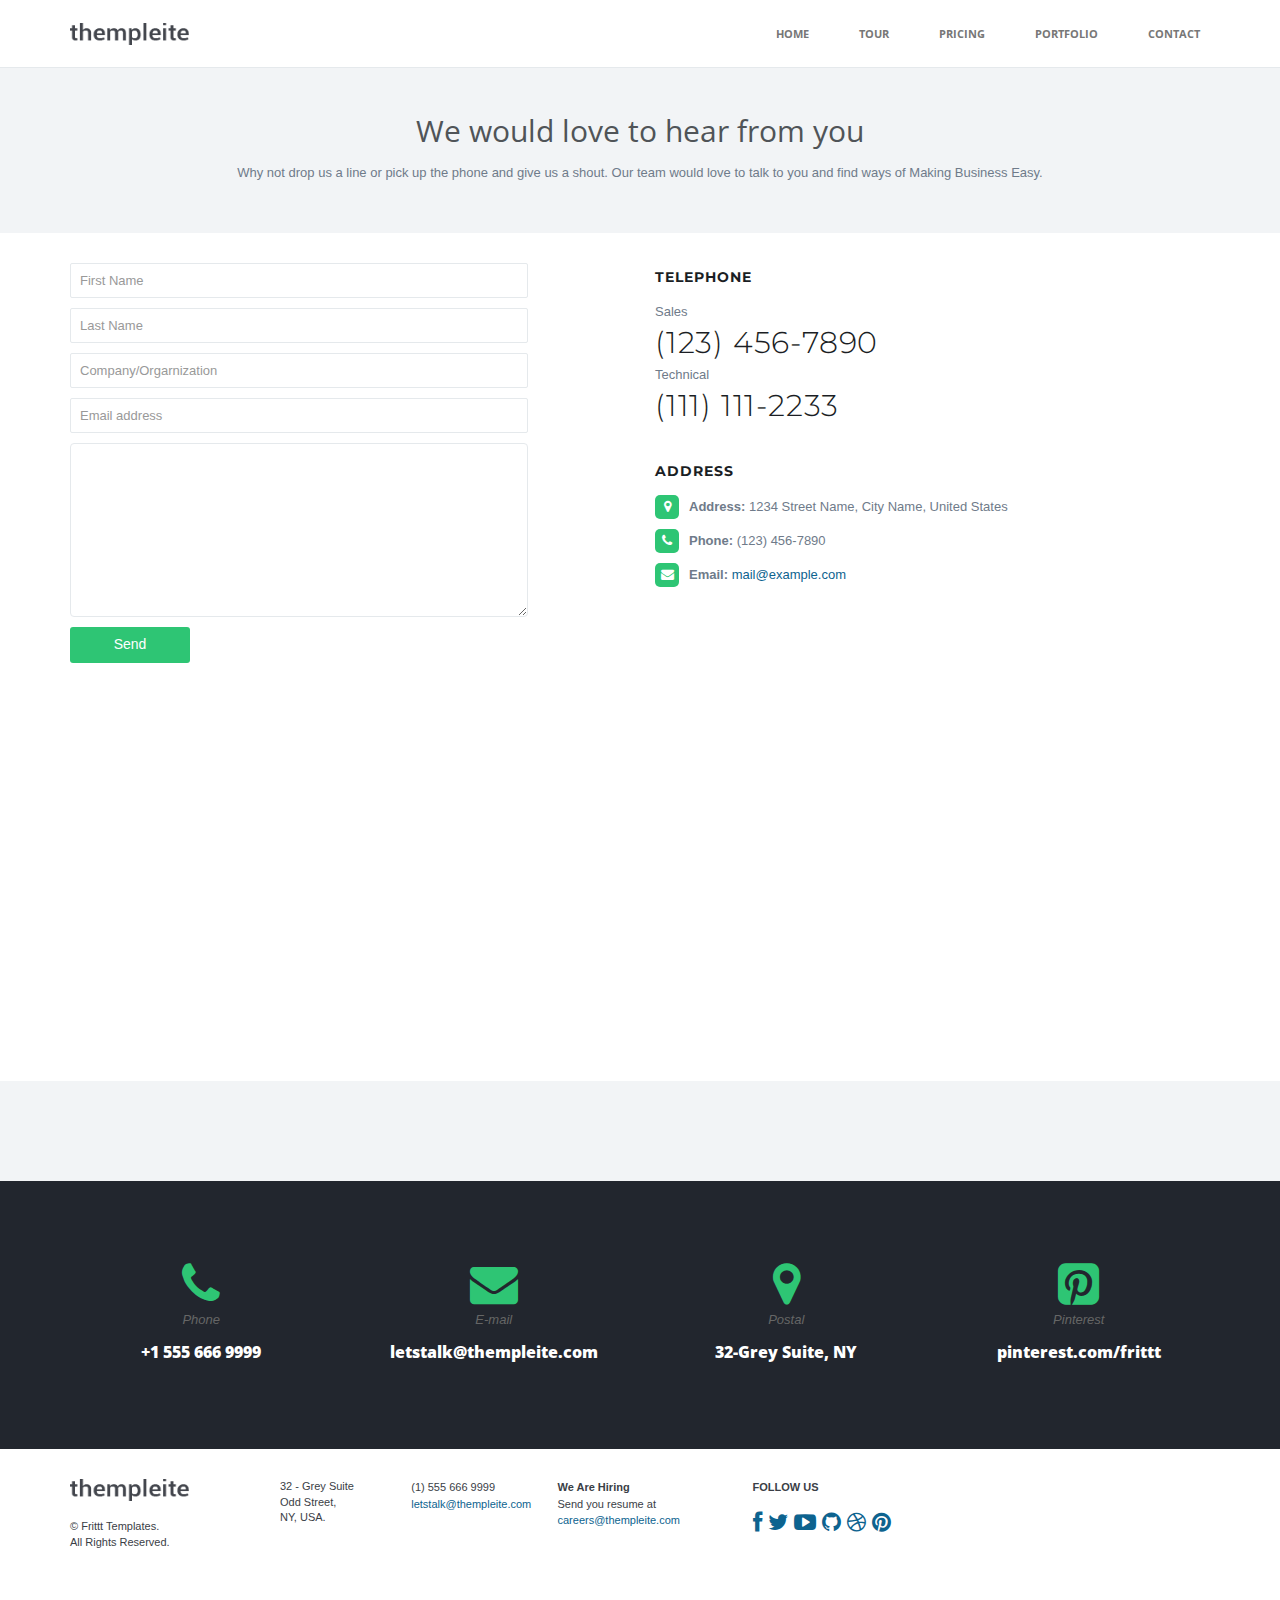
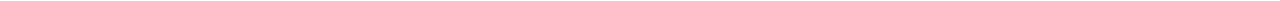
<file: contact.html>
﻿<!DOCTYPE html>
<html>
<head>
    <meta http-equiv="content-type" content="text/html;charset=UTF-8" />
    <meta charset="utf-8" />
    <title>thempleite - Responsive Website Template</title>
    <meta name="viewport" content="width=device-width, initial-scale=1.0, maximum-scale=1.0, user-scalable=no" />
    <meta content="" name="description" />
    <meta content="" name="author" />
    <!-- BEGIN CORE CSS FRAMEWORK -->
    <link rel="stylesheet" type="text/css" href="assets/plugins/owl-carousel/owl.carousel.css" />
    <link rel="stylesheet" type="text/css" href="assets/plugins/owl-carousel/owl.theme.css" />
    <link href="assets/plugins/pace/pace-theme-flash.css" rel="stylesheet" type="text/css"
        media="screen" />
    <link href="assets/plugins/boostrapv3/css/bootstrap.min.css" rel="stylesheet" type="text/css" />
    <link href="assets/plugins/boostrapv3/css/bootstrap-theme.min.css" rel="stylesheet"
        type="text/css" />
    <link href="assets/plugins/font-awesome/css/font-awesome.min.css" rel="stylesheet"
        type="text/css" />
    <!-- END CORE CSS FRAMEWORK -->
    <!-- BEGIN CSS TEMPLATE -->
    <link href="assets/css/style.css" rel="stylesheet" type="text/css" />
    <link href="assets/css/responsive.css" rel="stylesheet" type="text/css" />
    <link href="assets/css/animate.min.css" rel="stylesheet" type="text/css" />
    <!-- END CSS TEMPLATE -->
    <script type="text/javascript" src="assets/plugins/jquery-1.8.3.min.js"></script>
</head>
<!-- END HEAD -->
<body >
    <div class="main-wrapper">
        <div role="navigation" class="navbar navbar-default navbar-static-top">
            <div class="container">
                <div class="compressed">
                    <div class="navbar-header">
                        <button data-target=".navbar-collapse" data-toggle="collapse" class="navbar-toggle"
                            type="button">
                            <span class="sr-only">Toggle navigation</span> <span class="icon-bar"></span><span
                                class="icon-bar"></span><span class="icon-bar"></span>
                        </button>
                        <a href="#" class="navbar-brand compressed">
                            <img src="assets/img/logo_condensed.png" alt="" data-src="assets/img/logo_condensed.png"
                                data-src-retina="assets/img/logo2x.png" width="119" height="22" /></a>
                    </div>
                    <div class="navbar-collapse collapse">
                        <ul class="nav navbar-nav navbar-right">
                            <li><a href="index.html">Home</a></li>
                            <li><a href="tour.html">Tour</a></li>
                            <li><a href="pricing.html">Pricing</a></li>
                            <li><a href="portfolio.html">Portfolio</a></li>
                            <li><a href="contact.html">Contact</a></li>
                        </ul>
                    </div>
                    <!--/.nav-collapse -->
                </div>
            </div>
        </div>
        <div class="section grey text-center m-t-60 p-t-40 p-b-40" id="banner-footer">
            <h2 class="normal m-b-10">
                We would love to hear from you</h2>
            <p>
                Why not drop us a line or pick up the phone and give us a shout. Our team would
                love to talk to you and find ways of Making Business Easy.</p>
        </div>
        <div class="section white">
            <div class="container">
                <div class=" p-b-60">
                    <div class="row p-t-30">
                        <div class="col-md-6 col-sm-6">
						<form id="contact_form" method="post" action="#">
                            <div class="row form-row">
                                <div class="col-md-10">
                                    <input name="txtFirstName" id="textFirstName" type="text" class="form-control "
                                        placeholder="First Name">
                                </div>
                            </div>
                            <div class="row form-row">
                                <div class="col-md-10">
                                    <input name="txtLastName" id="txtLastName" type="text" class="form-control" placeholder="Last Name">
                                </div>
                            </div>
                            <div class="row form-row">
                                <div class="col-md-10">
                                    <input name="txtCompany" id="txtCompany" type="text" class="form-control" placeholder="Company/Orgarnization">
                                </div>
                            </div>
                            <div class="row form-row">
                                <div class="col-md-10">
                                    <input name="txtEmailAddress" id="txtEmailAddress" type="text" class="form-control"
                                        placeholder="Email address">
                                </div>
                            </div>
                            <div class="row form-row">
                                <div class="col-md-10">
                                    <textarea id="txtDesc" name="txtMessage" type="text" class="form-control" placeholder="Message" rows="8">
						
						</textarea>
                                </div>
                            </div>
                            <div class="row form-row">
                                <div class="col-md-10">
                                    <button type="button" id="button-send" class="btn btn-primary btn-cons">
                                        Send</button>
                                </div>
								<div id="success">Your message has been successfully!</div>
								<div id="error">Unable to send your message, please try later.</div>
                            </div>
						</form>
                        </div>
                        <div class="col-md-6 feature-list">
                            <h4 class="title custom-font text-black no-margin p-b-10">
                                TELEPHONE</h4>
                            <p class="no-margin">
                                Sales</p>
                            <h2 class="custom-font text-black no-margin">
                                (123) 456-7890</h2>
                            <p class="no-margin">
                                Technical</p>
                            <h2 class="custom-font text-black no-margin">
                                (111) 111-2233</h2>
                            <section class="p-t-20 p-b-20">
                                <h4 class="title custom-font text-black">
                                    ADDRESS</h4>
                                <ul class="address-list">
                                    <li><i class="fa fa-map-marker"></i><strong>Address:</strong> 1234 Street Name, City
                                        Name, United States</li>
                                    <li><i class="fa fa-phone"></i><strong>Phone:</strong> (123) 456-7890</li>
                                    <li><i class="fa fa-envelope"></i><strong>Email:</strong> <a href="mailto:mail@example.com">
                                        mail@example.com</a></li>
                                </ul>
                            </section>
                        </div>
                    </div>
                </div>
            </div>
        </div>
        <div class="section white" style="height: 350px" id="map">
        </div>
        <div class="section grey">
            <div class="container">
                <div class="p-t-60 p-b-50">
                    <div id="testomonials" class="owl-carousel row">
                        <div class="item">
                            <div class="col-md-6  col-md-offset-3 text-center">
                                <div class="testimonial-thumb">
                                    <img src="assets/img/testimonial_img1.png" alt="testimonal">
                                </div>
                                <div class="testimonial-user">
                                    <span>John Donga</span> Greepit.com
                                </div>
                                <h3 class="normal text-center">
                                    I have always received good service from the Frittt Templates. Timing and quality
                                    have always met my expectations and everything is communicated in a professional
                                    and timely manner.
                                </h3>
                            </div>
                        </div>
                        <div class="item">
                            <div class="col-md-6   col-md-offset-3 text-center">
                                <div class="testimonial-thumb">
                                    <img src="assets/img/testimonial_img2.png" alt="testimonal">
                                </div>
                                <div class="testimonial-user">
                                    <span>John Donga</span> Frittt.com
                                </div>
                                <h3 class="normal text-center">
                                    We consider the Frittt Templates team a development partner who has proven to be
                                    creative in problem resolution, reliable in time commitments, and overall consistent
                                    in meeting our expectations.
                                </h3>
                            </div>
                        </div>
                        <div class="item">
                            <div class="col-md-6   col-md-offset-3 text-center">
                                <div class="testimonial-thumb">
                                    <img src="assets/img/testimonial_img3.png" alt="testimonal">
                                </div>
                                <div class="testimonial-user">
                                    <span>John Donga</span> www.Frittt.com
                                </div>
                                <h3 class="semi-bold text-center">
                                    The work was above and beyond what I could have expected. Excellent service all
                                    the way around from start to finish. Keep up the GREAT work! Great job!
                                </h3>
                            </div>
                        </div>
                    </div>
                </div>
            </div>
        </div>
        <div class="section black contact-details green-icons">
            <div class="container">
                <div class="row">
                    <div class="col-md-3 text-center">
                        <div class="services-box-3">
                            <i class="fa fa-phone"></i>
                            <div class="content">
                                <p>
                                    Phone</p>
                                <h3>
                                    +1 555 666 9999</h3>
                            </div>
                        </div>
                    </div>
                    <div class="col-md-3 text-center">
                        <div class="services-box-3">
                            <i class="fa fa-envelope"></i>
                            <div class="content">
                                <p>
                                    E-mail</p>
                                <h3>
                                    letstalk@thempleite.com</h3>
                            </div>
                        </div>
                    </div>
                    <div class="col-md-3 text-center">
                        <div class="services-box-3">
                            <i class="fa fa-map-marker "></i>
                            <div class="content">
                                <p>
                                    Postal</p>
                                <h3>
                                    32-Grey Suite, NY</h3>
                            </div>
                        </div>
                    </div>
                    <div class="col-md-3 text-center">
                        <div class="services-box-3">
                            <i class="fa fa-pinterest-square"></i>
                            <div class="content">
                                <p>
                                    Pinterest</p>
                                <h3>
                                    pinterest.com/frittt</h3>
                            </div>
                        </div>
                    </div>
                </div>
            </div>
        </div>
        <div class="section white footer">
            <div class="container">
                <div class="p-t-30 p-b-50">
                    <div class="row">
                        <div class="col-md-2 col-lg-2 col-sm-2 col-xs-12 xs-m-b-20">
                            <img src="assets/img/logo_condensed.png" alt="" data-src="assets/img/logo_condensed.png"
                                data-src-retina="assets/img/logo2x.png" width="119" height="22" />
                            <br />
                            <br />
                            © Frittt Templates.
                            <br />
                            All Rights Reserved.
                        </div>
                        <div class="col-md-4 col-lg-3 col-sm-4  col-xs-12 xs-m-b-20">
                            <address class="xs-no-padding  col-md-6 col-lg-6 col-sm-6  col-xs-12">
                                32 - Grey Suite<br>
                                Odd Street,<br>
                                NY, USA.
                            </address>
                            <div class="xs-no-padding col-md-6 col-lg-6 col-sm-6">
                                <div>
                                    (1) 555 666 9999</div>
                                <a href="javascript:">letstalk@thempleite.com</a>
                            </div>
                            <div class="clearfix">
                            </div>
                        </div>
                        <div class="col-md-2 col-lg-2 col-sm-2  col-xs-12 xs-m-b-20">
                            <div class="bold">
                                We Are Hiring</div>
                            Send you resume at <a href="javascript:">careers@thempleite.com</a>
                        </div>
                        <div class="col-md-2 col-lg-2 col-sm-2  col-xs-12 ">
                            <div class="bold">
                                FOLLOW US</div>
                            <br />
                            <a href="javascript:"><i class="fa fa-facebook fa-2x"></i></a>&nbsp; <a href="javascript:">
                                <i class="fa fa-twitter fa-2x"></i></a>&nbsp; <a href="javascript:"><i class="fa fa-youtube-play  fa-2x">
                                </i></a>&nbsp; <a href="javascript:"><i class="fa fa-github fa-2x"></i></a>&nbsp;
                            <a href="javascript:"><i class="fa fa-dribbble fa-2x"></i></a>&nbsp; <a href="javascript:">
                                <i class="fa fa-pinterest fa-2x"></i></a>
                        </div>
                    </div>
                </div>
            </div>
        </div>
    </div>
    <!-- BEGIN CORE JS FRAMEWORK -->
    <script type="text/javascript" src="assets/plugins/jquery-1.8.3.min.js"></script>
    <script src="assets/plugins/boostrapv3/js/bootstrap.min.js" type="text/javascript"></script>
    <!-- END CORE JS FRAMEWORK -->
    <!-- BEGIN JS PLUGIN -->
    <script src="assets/plugins/pace/pace.min.js" type="text/javascript"></script>
    <script src="assets/plugins/jquery-unveil/jquery.unveil.min.js" type="text/javascript"></script>
    <script type="text/javascript" src="assets/plugins/jquery-nicescroll/jquery.nicescroll.min.js"></script>
    <script type="text/javascript" src="http://maps.google.com/maps/api/js?sensor=true"></script>
    <script src="assets/plugins/jquery-gmap/gmaps.js" type="text/javascript"></script>
    <!-- END JS PLUGIN -->
    <script src="assets/js/google_maps.js" type="text/javascript"></script>
    <script type="text/javascript" src="assets/js/core.js"></script>
  
</body>
</html>
</file>
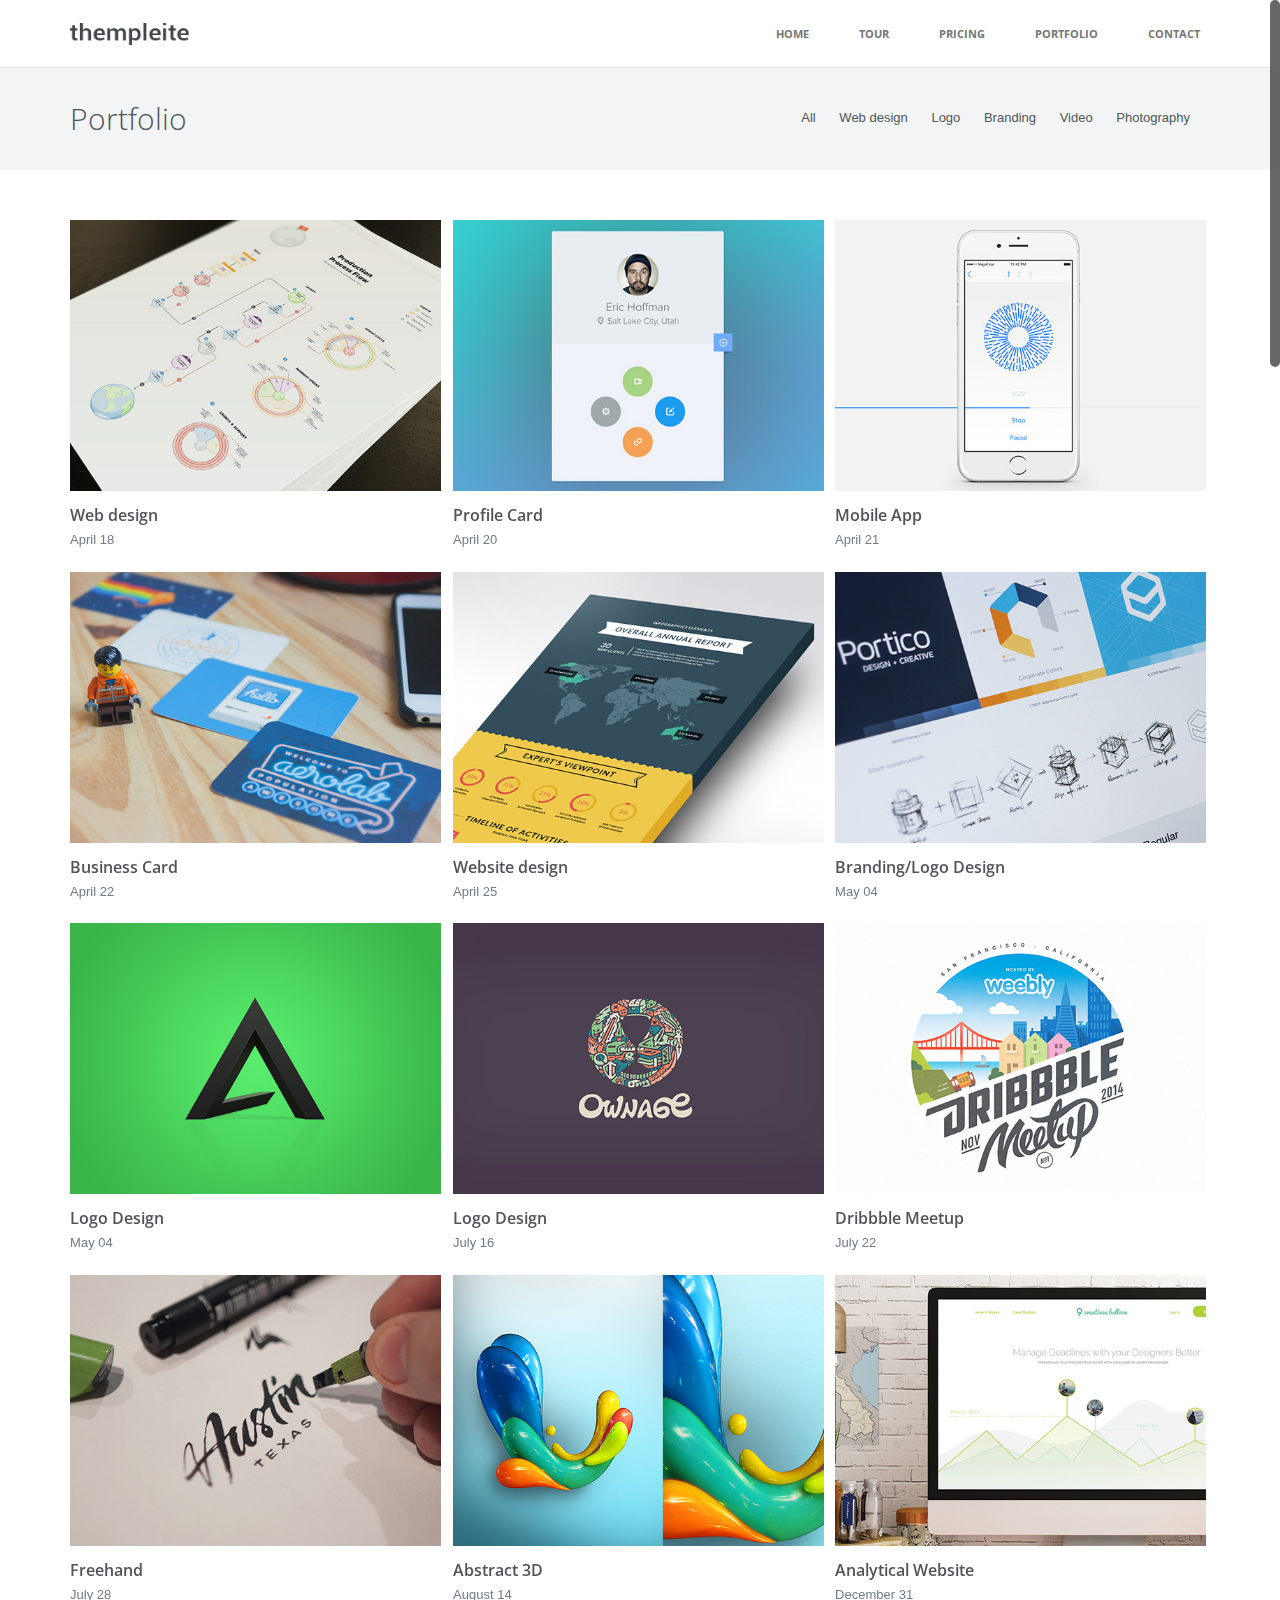
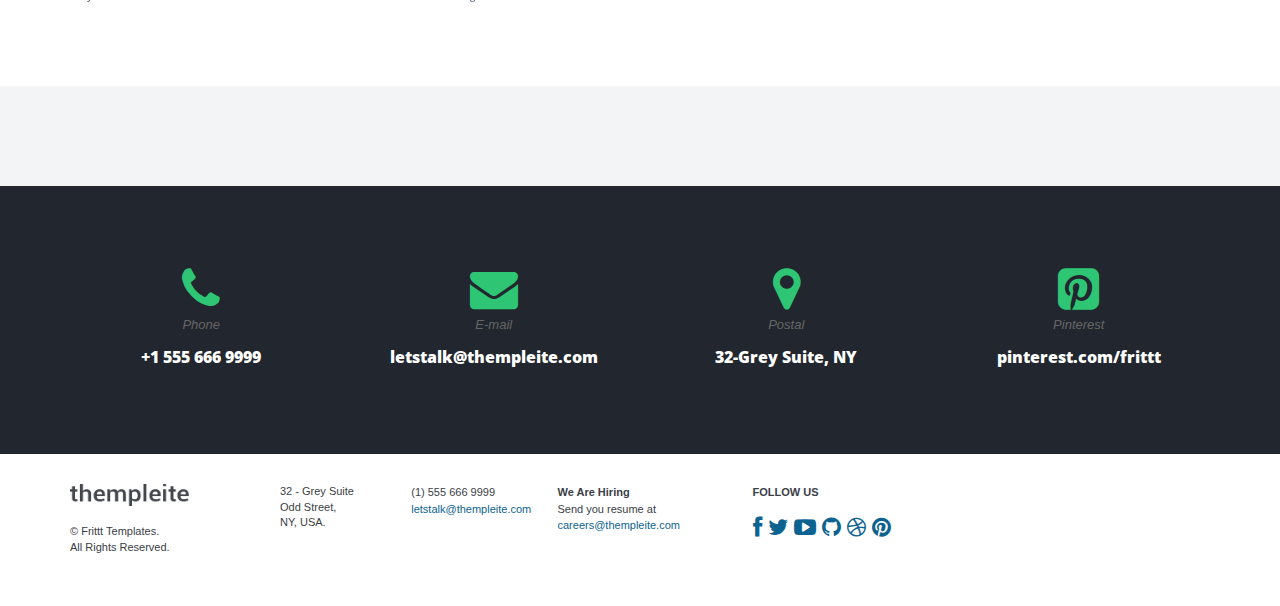
<file: portfolio.html>
﻿<!DOCTYPE html>
<html>
<head>
    <meta http-equiv="content-type" content="text/html;charset=UTF-8" />
    <meta charset="utf-8" />
    <title>thempleite - Responsive Website Template</title>
    <meta name="viewport" content="width=device-width, initial-scale=1.0, maximum-scale=1.0, user-scalable=no" />
    <meta content="" name="description" />
    <meta content="" name="author" />
    <link rel="stylesheet" type="text/css" href="assets/plugins/owl-carousel/owl.carousel.css" />
    <link rel="stylesheet" type="text/css" href="assets/plugins/owl-carousel/owl.theme.css" />
    <link rel="stylesheet" type="text/css" href="assets/plugins/headereffects/css/component.css">
    <link rel="stylesheet" type="text/css" href="assets/plugins/headereffects/css/normalize.css" />
    <link href="assets/plugins/pace/pace-theme-flash.css" rel="stylesheet" type="text/css"
        media="screen" />
    <!-- BEGIN CORE CSS FRAMEWORK -->
    <link href="assets/plugins/boostrapv3/css/bootstrap.min.css" rel="stylesheet" type="text/css" />
    <link href="assets/plugins/boostrapv3/css/bootstrap-theme.min.css" rel="stylesheet"
        type="text/css" />
    <link href="assets/plugins/font-awesome/css/font-awesome.min.css" rel="stylesheet"
        type="text/css" />
    <!-- END CORE CSS FRAMEWORK -->
    <!-- BEGIN CSS TEMPLATE -->
    <link href="assets/css/style.css" rel="stylesheet" type="text/css" />
    <link href="assets/css/magic_space.css" rel="stylesheet" type="text/css" />
    <link href="assets/css/responsive.css" rel="stylesheet" type="text/css" />
    <link href="assets/css/animate.min.css" rel="stylesheet" type="text/css" />
    <!-- END CSS TEMPLATE -->
</head>
<!-- END HEAD -->
<body>
    <div class="main-wrapper">
        <div role="navigation" class="navbar navbar-default navbar-static-top">
            <div class="container">
                <div class="compressed">
                    <div class="navbar-header">
                        <button data-target=".navbar-collapse" data-toggle="collapse" class="navbar-toggle"
                            type="button">
                            <span class="sr-only">Toggle navigation</span> <span class="icon-bar"></span><span
                                class="icon-bar"></span><span class="icon-bar"></span>
                        </button>
                        <a href="#" class="navbar-brand compressed">
                            <img src="assets/img/logo_condensed.png" alt="" data-src="assets/img/logo_condensed.png"
                                data-src-retina="assets/img/logo2x.png" width="119" height="22" /></a>
                    </div>
                    <div class="navbar-collapse collapse">
                        <ul class="nav navbar-nav navbar-right">
                            <li><a href="index.html">Home</a></li>
                            <li><a href="tour.html">Tour</a></li>
                            <li><a href="pricing.html">Pricing</a></li>
                            <li><a href="portfolio.html">Portfolio</a></li>
                            <li><a href="contact.html">Contact</a></li>
                        </ul>
                    </div>
                    <!--/.nav-collapse -->
                </div>
            </div>
        </div>
        <div class="section first white">
            <div class=" p-b-60">
                <div class="section grey p-t-20  p-b-20 m-b-50">
                    <div class="container">
                        <div class="row">
                            <div class="col-md-6">
                                <h2>
                                    Portfolio</h2>
                            </div>
                            <div class="col-md-6 p-t-20 xs-no-padding xs-p-l-20">
                                <div class="portfolio-filter">
                                    <ul id="portfolio-nav">
                                        <li class="current"><a href="#" data-filter="*">All</a></li>
                                        <li><a data-filter=".web" href="#">Web design</a></li>
                                        <li><a data-filter=".logo-design" href="#">Logo</a></li>
                                        <li><a data-filter=".branding" href="#">Branding</a></li>
                                        <li><a data-filter=".video" href="#">Video</a></li>
                                        <li><a data-filter=".photo" href="#">Photography</a></li>
                                    </ul>
                                    <!--END PORTFOLIO-NAV-->
                                </div>
                            </div>
                        </div>
                    </div>
                    <div class="clearfix">
                    </div>
                </div>
                <div class="container">
                    <div class="portfolio-grid portfolioContainer ">
                        <ul id="thumbs" class="col3">
                            <li class="item web">
                                <div class="portfolio-image-wrapper">
                                    <img src="assets/img/gallery/1.jpg" alt="" />
                                    <div class="item-info-overlay">
                                        <div>
                                            <h3 class="text-white semi-bold p-t-60 project-title ">
                                                Web design</h3>
                                            <p class="project-description">
                                                One Pager</p>
                                        </div>
                                    </div>
                                </div>
                                <div class="item-info">
                                    <h4 class="text-dark no-margin p-t-10 title semi-bold">
                                        Web design</h4>
                                    <p>
                                        April 18</p>
                                </div>
                                <!--END ITEM-INFO-->
                                <div class="clearfix">
                                </div>
                            </li>
                            <li class="item branding">
                                <div class="portfolio-image-wrapper">
                                    <img src="assets/img/gallery/2.jpg" alt="" />
                                    <div class="item-info-overlay">
                                        <div>
                                            <a href="#" class="overlay-link"></a>
                                            <h3 class="text-white semi-bold p-t-60 project-title ">
                                                Profile Card</h3>
                                            <p class="project-description">
                                                Creative</p>
                                        </div>
                                    </div>
                                    <!--END ITEM-INFO-OVERLAY-->
                                </div>
                                <div class="item-info">
                                    <h4 class="text-dark no-margin p-t-10 title semi-bold">
                                        Profile Card</h4>
                                    <p>
                                        April 20</p>
                                </div>
                                <!--END ITEM-INFO-->
                            </li>
                            <li class="item video">
                                <div class="portfolio-image-wrapper">
                                    <img src="assets/img/gallery/3.jpg" alt="" />
                                    <div class="item-info-overlay">
                                        <div>
                                            <h3 class="text-white semi-bold p-t-60 project-title ">
                                                Mobile App</h3>
                                            <p class="project-description">
                                                Mobile app for charts</p>
                                        </div>
                                    </div>
                                    <!--END ITEM-INFO-OVERLAY-->
                                </div>
                                <div class="item-info">
                                    <h4 class="text-dark no-margin p-t-10 title semi-bold">
                                        Mobile App</h4>
                                    <p>
                                        April 21</p>
                                </div>
                                <!--END ITEM-INFO-->
                            </li>
                            <li class="item web">
                                <div class="portfolio-image-wrapper">
                                    <img src="assets/img/gallery/4.jpg" alt="" />
                                    <div class="item-info-overlay">
                                        <div>
                                            <h3 class="text-white semi-bold p-t-60 project-title ">
                                                Business Card</h3>
                                            <p class="project-description">
                                                Printing Project</p>
                                        </div>
                                    </div>
                                    <!--END ITEM-INFO-OVERLAY-->
                                </div>
                                <div class="item-info">
                                    <h4 class="text-dark no-margin p-t-10 title semi-bold">
                                        Business Card</h4>
                                    <p>
                                        April 22</p>
                                </div>
                                <!--END ITEM-INFO-->
                            </li>
                            <li class="item photo">
                                <div class="portfolio-image-wrapper">
                                    <img src="assets/img/gallery/5.jpg" alt="" />
                                    <div class="item-info-overlay">
                                        <div>
                                            <h3 class="text-white semi-bold p-t-60 project-title ">
                                                Website design</h3>
                                            <p class="project-description">
                                                Creative Responsive Website</p>
                                        </div>
                                    </div>
                                    <!--END ITEM-INFO-OVERLAY-->
                                </div>
                                <div class="item-info">
                                    <h4 class="text-dark no-margin p-t-10 title semi-bold">
                                        Website design</h4>
                                    <p>
                                        April 25</p>
                                </div>
                                <!--END ITEM-INFO-->
                            </li>
                            <li class="item branding">
                                <div class="portfolio-image-wrapper">
                                    <img src="assets/img/gallery/6.jpg" alt="" />
                                    <div class="item-info-overlay">
                                        <div>
                                            <h3 class="text-white semi-bold p-t-60 project-title ">
                                                Branding/Logo Design</h3>
                                            <p class="project-description">
                                                Company rebranding</p>
                                        </div>
                                    </div>
                                    <!--END ITEM-INFO-OVERLAY-->
                                </div>
                                <div class="item-info">
                                    <h4 class="text-dark no-margin p-t-10 title semi-bold">
                                        Branding/Logo Design</h4>
                                    <p>
                                        May 04</p>
                                </div>
                                <!--END ITEM-INFO-->
                            </li>
                            <li class="item logo">
                                <div class="portfolio-image-wrapper">
                                    <img src="assets/img/gallery/7.jpg" alt="" />
                                    <div class="item-info-overlay">
                                        <div>
                                            <h3 class="text-white semi-bold p-t-60 project-title ">
                                                Logo Design</h3>
                                            <p class="project-description">
                                                A Logo</p>
                                        </div>
                                    </div>
                                    <!--END ITEM-INFO-OVERLAY-->
                                </div>
                                <div class="item-info">
                                    <h4 class="text-dark no-margin p-t-10 title semi-bold">
                                        Logo Design</h4>
                                    <p>
                                        May 04</p>
                                </div>
                                <!--END ITEM-INFO-->
                            </li>
                            <li class="item logo">
                                <div class="portfolio-image-wrapper">
                                    <img src="assets/img/gallery/8.jpg" alt="" />
                                    <div class="item-info-overlay">
                                        <div>
                                            <h3 class="text-white semi-bold p-t-60 project-title ">
                                                Logo Design</h3>
                                            <p class="project-description">
                                                Logo Design & Pallete</p>
                                        </div>
                                    </div>
                                    <!--END ITEM-INFO-OVERLAY-->
                                </div>
                                <div class="item-info">
                                    <h4 class="text-dark no-margin p-t-10 title semi-bold">
                                        Logo Design</h4>
                                    <p>
                                        July 16</p>
                                </div>
                                <!--END ITEM-INFO-->
                            </li>
                            <li class="item web">
                                <div class="portfolio-image-wrapper">
                                    <img src="assets/img/gallery/9.jpg" alt="" />
                                    <div class="item-info-overlay">
                                        <div>
                                            <h3 class="text-white semi-bold p-t-60 project-title ">
                                                Dribbble Meetup</h3>
                                            <p class="project-description">
                                                Invitation Artwork</p>
                                        </div>
                                    </div>
                                    <!--END ITEM-INFO-OVERLAY-->
                                </div>
                                <div class="item-info">
                                    <h4 class="text-dark no-margin p-t-10 title semi-bold">
                                        Dribbble Meetup</h4>
                                    <p>
                                        July 22</p>
                                </div>
                                <!--END ITEM-INFO-->
                            </li>
                            <li class="item web">
                                <div class="portfolio-image-wrapper">
                                    <img src="assets/img/gallery/10.jpg" alt="" />
                                    <div class="item-info-overlay">
                                        <div>
                                            <h3 class="text-white semi-bold p-t-60 project-title ">
                                                Freehand</h3>
                                            <p class="project-description">
                                                Creative</p>
                                        </div>
                                    </div>
                                    <!--END ITEM-INFO-OVERLAY-->
                                </div>
                                <div class="item-info">
                                    <h4 class="text-dark no-margin p-t-10 title semi-bold">
                                        Freehand</h4>
                                    <p>
                                        July 28</p>
                                </div>
                                <!--END ITEM-INFO-->
                            </li>
                            <li class="item web">
                                <div class="portfolio-image-wrapper">
                                    <img src="assets/img/gallery/11.jpg" alt="" />
                                    <div class="item-info-overlay">
                                        <div>
                                            <h3 class="text-white semi-bold p-t-60 project-title ">
                                                Abstract 3D</h3>
                                            <p class="project-description">
                                                Abstract</p>
                                        </div>
                                    </div>
                                    <!--END ITEM-INFO-OVERLAY-->
                                </div>
                                <div class="item-info">
                                    <h4 class="text-dark no-margin p-t-10 title semi-bold">
                                        Abstract 3D</h4>
                                    <p>
                                        August 14</p>
                                </div>
                                <!--END ITEM-INFO-->
                            </li>
                            <li class="item web">
                                <div class="portfolio-image-wrapper">
                                    <img src="assets/img/gallery/12.jpg" alt="" />
                                    <div class="item-info-overlay">
                                        <div>
                                            <h3 class="text-white semi-bold p-t-60 project-title ">
                                                Analytical Website</h3>
                                            <p class="project-description">
                                                Responsive website</p>
                                        </div>
                                    </div>
                                    <!--END ITEM-INFO-OVERLAY-->
                                </div>
                                <div class="item-info">
                                    <h4 class="text-dark no-margin p-t-10 title semi-bold">
                                        Analytical Website</h4>
                                    <p>
                                        December 31</p>
                                </div>
                                <!--END ITEM-INFO-->
                            </li>
                        </ul>
                    </div>
                </div>
            </div>
        </div>
        <div class="section grey">
            <div class="container">
                <div class="p-t-60 p-b-50">
                    <div id="testomonials" class="owl-carousel row">
                        <div class="item">
                            <div class="col-md-6  col-md-offset-3 text-center">
                                <div class="testimonial-thumb">
                                    <img src="assets/img/testimonial_img1.png" alt="testimonal">
                                </div>
                                <div class="testimonial-user">
                                    <span>John Donga</span> Greepit.com
                                </div>
                                <h3 class="normal text-center">
                                    I have always received good service from the Frittt Templates. Timing and quality
                                    have always met my expectations and everything is communicated in a professional
                                    and timely manner.
                                </h3>
                            </div>
                        </div>
                        <div class="item">
                            <div class="col-md-6   col-md-offset-3 text-center">
                                <div class="testimonial-thumb">
                                    <img src="assets/img/testimonial_img2.png" alt="testimonal">
                                </div>
                                <div class="testimonial-user">
                                    <span>John Donga</span> Frittt.com
                                </div>
                                <h3 class="normal text-center">
                                    We consider the Frittt Templates team a development partner who has proven to be
                                    creative in problem resolution, reliable in time commitments, and overall consistent
                                    in meeting our expectations.
                                </h3>
                            </div>
                        </div>
                        <div class="item">
                            <div class="col-md-6   col-md-offset-3 text-center">
                                <div class="testimonial-thumb">
                                    <img src="assets/img/testimonial_img3.png" alt="testimonal">
                                </div>
                                <div class="testimonial-user">
                                    <span>John Donga</span> www.Frittt.com
                                </div>
                                <h3 class="semi-bold text-center">
                                    The work was above and beyond what I could have expected. Excellent service all
                                    the way around from start to finish. Keep up the GREAT work! Great job!
                                </h3>
                            </div>
                        </div>
                    </div>
                </div>
            </div>
        </div>
        <div class="section black contact-details green-icons">
            <div class="container">
                <div class="row">
                    <div class="col-md-3 text-center">
                        <div class="services-box-3">
                            <i class="fa fa-phone"></i>
                            <div class="content">
                                <p>
                                    Phone</p>
                                <h3>
                                    +1 555 666 9999</h3>
                            </div>
                        </div>
                    </div>
                    <div class="col-md-3 text-center">
                        <div class="services-box-3">
                            <i class="fa fa-envelope"></i>
                            <div class="content">
                                <p>
                                    E-mail</p>
                                <h3>
                                    letstalk@thempleite.com</h3>
                            </div>
                        </div>
                    </div>
                    <div class="col-md-3 text-center">
                        <div class="services-box-3">
                            <i class="fa fa-map-marker "></i>
                            <div class="content">
                                <p>
                                    Postal</p>
                                <h3>
                                    32-Grey Suite, NY</h3>
                            </div>
                        </div>
                    </div>
                    <div class="col-md-3 text-center">
                        <div class="services-box-3">
                            <i class="fa fa-pinterest-square"></i>
                            <div class="content">
                                <p>
                                    Pinterest</p>
                                <h3>
                                    pinterest.com/frittt</h3>
                            </div>
                        </div>
                    </div>
                </div>
            </div>
        </div>
        <div class="section white footer">
            <div class="container">
                <div class="p-t-30 p-b-50">
                    <div class="row">
                        <div class="col-md-2 col-lg-2 col-sm-2 col-xs-12 xs-m-b-20">
                            <img src="assets/img/logo_condensed.png" alt="" data-src="assets/img/logo_condensed.png"
                                data-src-retina="assets/img/logo2x.png" width="119" height="22" />
                            <br />
                            <br />
                            © Frittt Templates.
                            <br />
                            All Rights Reserved.
                        </div>
                        <div class="col-md-4 col-lg-3 col-sm-4  col-xs-12 xs-m-b-20">
                            <address class="xs-no-padding  col-md-6 col-lg-6 col-sm-6  col-xs-12">
                                32 - Grey Suite<br>
                                Odd Street,<br>
                                NY, USA.
                            </address>
                            <div class="xs-no-padding col-md-6 col-lg-6 col-sm-6">
                                <div>
                                    (1) 555 666 9999</div>
                                <a href="javascript:">letstalk@thempleite.com</a>
                            </div>
                            <div class="clearfix">
                            </div>
                        </div>
                        <div class="col-md-2 col-lg-2 col-sm-2  col-xs-12 xs-m-b-20">
                            <div class="bold">
                                We Are Hiring</div>
                            Send you resume at <a href="javascript:">careers@thempleite.com</a>
                        </div>
                        <div class="col-md-2 col-lg-2 col-sm-2  col-xs-12 ">
                            <div class="bold">
                                FOLLOW US</div>
                            <br />
                            <a href="javascript:"><i class="fa fa-facebook fa-2x"></i></a>&nbsp; <a href="javascript:">
                                <i class="fa fa-twitter fa-2x"></i></a>&nbsp; <a href="javascript:"><i class="fa fa-youtube-play  fa-2x">
                                </i></a>&nbsp; <a href="javascript:"><i class="fa fa-github fa-2x"></i></a>&nbsp;
                            <a href="javascript:"><i class="fa fa-dribbble fa-2x"></i></a>&nbsp; <a href="javascript:">
                                <i class="fa fa-pinterest fa-2x"></i></a>
                        </div>
                    </div>
                </div>
            </div>
        </div>
    </div>
    <!-- BEGIN CORE JS FRAMEWORK -->
    <script type="text/javascript" src="assets/plugins/jquery-1.8.3.min.js"></script>
    <script src="assets/plugins/boostrapv3/js/bootstrap.min.js" type="text/javascript"></script>
    <!-- END CORE JS FRAMEWORK -->
    <!-- BEGIN JS PLUGIN -->
    <script src="assets/plugins/pace/pace.min.js" type="text/javascript"></script>
    <script src="assets/plugins/jquery-unveil/jquery.unveil.min.js" type="text/javascript"></script>
    <script src="assets/plugins/modernizr.custom.js" type="text/javascript"></script>
    <script src="assets/plugins/waypoints.min.js" type="text/javascript"></script>
    <script type="text/javascript" src="assets/plugins/jquery-nicescroll/jquery.nicescroll.min.js"></script>
    <script type="text/javascript" src="assets/plugins/jquery-isotope/jquery.isotope.js"></script>
    <!-- END JS PLUGIN -->
    <script type="text/javascript" src="assets/js/core.js"></script>
</body>
</html>
</file>
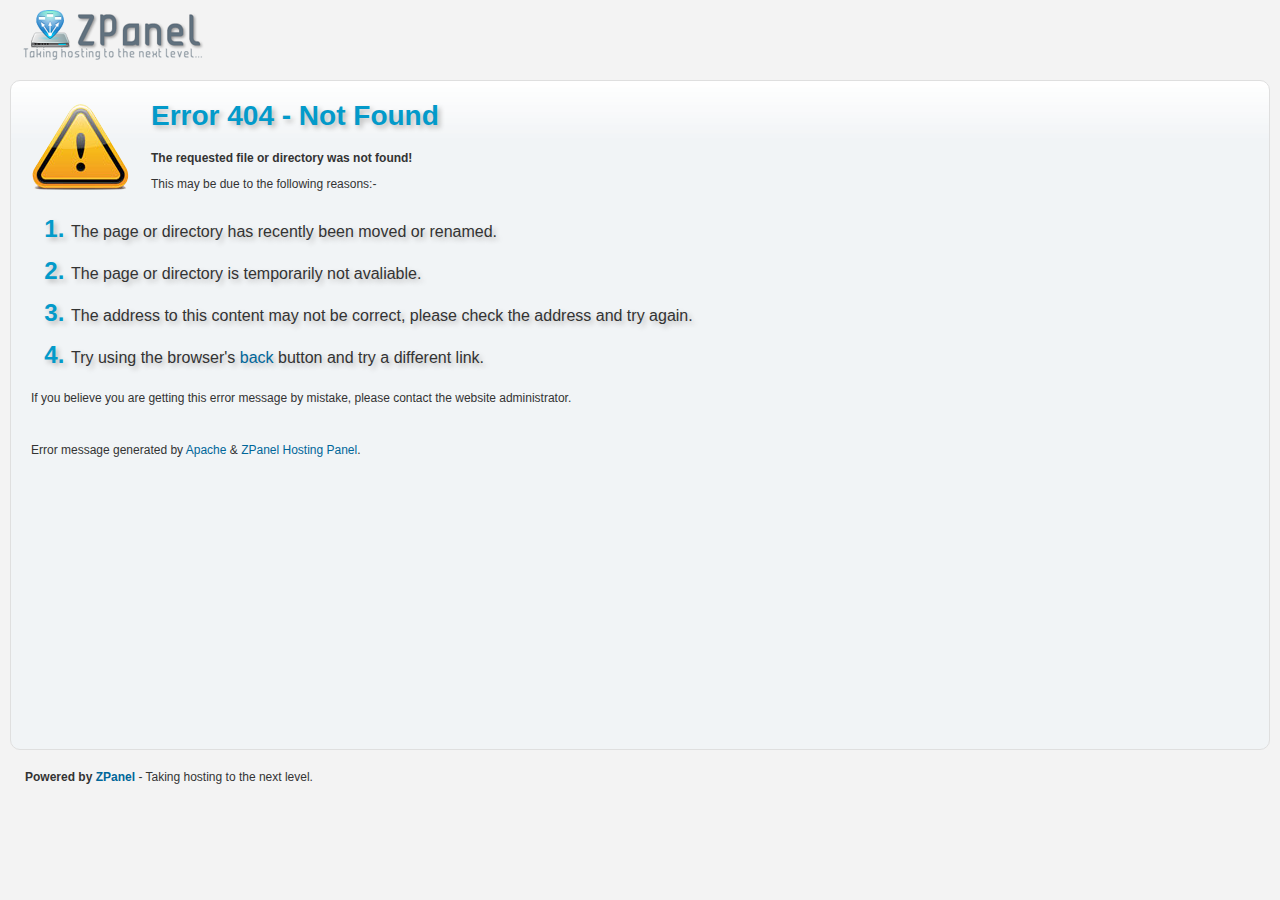
<file: assets/img/sidebar-menu-arrow.html>
<!DOCTYPE html PUBLIC "-//W3C//DTD XHTML 1.0 Transitional//EN" "http://www.w3.org/TR/xhtml1/DTD/xhtml1-transitional.dtd">
<html xmlns="http://www.w3.org/1999/xhtml">
    <head>
        <meta http-equiv="Content-Type" content="text/html; charset=utf-8" />
        <title>Error 404 - Page not found!</title>
        <link rel="shortcut icon" type="image/x-icon" href="[data-uri]">
            <style type="text/css">
                <!--
                html {
                    height: 80%;
                }
                body {
                    text-align:left;
                    height:100%;
                    background: #F3F3F3;
                    font-size: 62.5%;
                    font-family: 'Lucida Grande', Verdana, Arial, Sans-Serif;
                    margin-top:10px;
                    margin-bottom:10px;
                    margin-right:10px;
                    margin-left:10px;
                    padding:0px;
                }
                body,td,th {
                    font-family: Verdana, Arial, Helvetica, sans-serif;
                    font-size: 9pt;
                    color: #333333;
                }
                h1,h2,h3,h4,h5,h6 {
                    font-family: Geneva, Arial, Helvetica, sans-serif;
                }
                h1 {
                    font-size: 28px;
                    font-weight:bold;
                    color: #039ACA;
                    text-shadow:3px 3px 5px #BBBBBB;
                }
                a:link,a:visited,a:hover,a:active {
                    color: #006699;
                    text-decoration:none;
                }
                ol{
                    color:#039ACA;
                    font-size: 24px;
                    font-weight:bold;
                    text-shadow:3px 3px 5px #BBBBBB;
                }
                ol p{
                    color:#CCCCCC;
                    font: normal 12pt Verdana, Arial, Helvetica, sans-serif;
                    color: #333333;
                }
                .content{
                    background:#F1F4F6;
                    background: #F1F4F6 url('[data-uri]') repeat-x top;
                    border:solid 1px #DFDFDF;
                    margin-bottom:20px;
                    margin-top:20px;
                    padding-top:0px;
                    padding-bottom:20px;
                    padding-right:0px;
                    padding-left:20px;
                    -moz-border-radius: 10px;
                    border-radius: 10px;
                    height:90%;
                }
                .poweredbox {
                    font-family: Geneva, Arial, Helvetica, sans-serif;
                    color:#333333;
                    padding-left: 15px;
                }
                -->
            </style>
    </head>
    <body>
        <a class="header_logo" href="http://www.zpanelcp.com/" target="_blank">
            <img src="data:image/png;base64,
                 iVBORw0KGgoAAAANSUhEUgAAAMYAAAAyCAYAAAAHmKRSAAAACXBIWXMAAAsSAAALEgHS3X78AAAABGdBTUEAALGOfPtRkwAAACBj
                 SFJNAAB6JQAAgIMAAPn/AACA6QAAdTAAAOpgAAA6mAAAF2+SX8VGAAAxzklEQVR42mL8//8/A6ng9tvfDOQCJkYGhvp97xl81bkZ
                 nn3+x6AiyOY9+cxnBj0ZxlgJXha/h19/Mbz++Zvh2y+guxghekBO5GRhZBDjZGEQYWdhEGRlfrXx6q9sK2mOL5fffD1YaiHIsOXm
                 F4ZnH38zGEmyMvzD4iVGJiaGL+9fM9T5qjOMglGADtDzAUAAsQyEI0DpnZmBMebpl79xT3+/d1VX+c7wm+s3w2uufwxi0n8ZZDn+
                 MTAy/0coBjL//WNg+PWDieHbNyaG25+Z5LU0WLe8/foT6CHWJf//M74FZriC0egdBdQCAAFEVsZgZmIkO0NwsjKqsTIxOW17+H46
                 r/BXBi6evwzCPEAzgTUCsFAHYhYGVkZmBmZGBniNAaoB/gPZzIx/GTg4/jMIsP1n+PfnF8PX7z+B+pljFlz/ycD9j4ufkZExcTRK
                 RwE1AEAAkZUxnn38RVYTCtQ8uvD8V+Vf1s8JwkI/GHg5mRhYgRmBEdgyYwI5ho2R4e/PvwzXr78A1gR/gc0fRnDe+AusLf78+ceg
                 ribOwMLKAmQDMwZQDxuwKmFi/8/AIvyF4cnLXwmsDDx/mRgZU/4Bq0VGLJmSzLxMdG3MAPEGOC8j6jrkeg/F3P947ILJMUHNGgXk
                 AWZo+JHcXwAIILIyxqsvf0jPgcBo//jjf+j+B+9ClGV+MbADawWGv8CED6wamIHVAQvQ6cxAviArK0OogT4DKwMjAyM0rfyHdjT2
                 /HzH8O7XL6BaRnC/4+9fIAHMJIxAfaK8vxle/vqS/PmHwDV2VoY+jFQH1PCPUH+KCZgTpVQtGP6zKoDrqf9EZgxGRmAb7+Nthg9P
                 rwEd9gsaGX9RErqEuhUw5ysw/Pz6nOH90wsMzKzcDIJSKkBaAqiHEZE5/n9h+PzmIcOPT08Yfv/8CI3cv9Bg+D+a1vEAUUU9Bg5e
                 HYY/v94xvL53FkjDwu8PqeEHEEBkZQwZPtK1MQPbSUcfvV/Az/mTi/EvM8Pf38DEDY5yJkQGASYndkYWBlkBXqwpkvPlJ6Cavwz/
                 QckElCmAVQmI/e8PCANrH+afDDdef41QE+Vc+vPPv5fone9v3/8SciYbAyuHH5CSYoDYQnzNws7jwsDCsoPh9cM9QL0/gGI/oREC
                 AazsNgws7LpA8/8ycPFZAz0sCMxQImgZCGYWMFP+fcTw/tlOho8vLkPV/MKidhSgJDJ2E2D4OgHD+T+DlKYxw7Pri4CZ4wNU9g8p
                 GQMggMjKGLzszOQ0pRpvvvrMLsL5j+Hjg3cMzEAjWFgZGViBVQkzC6jQZWBQ0ZEEJiBGcK3ABupwMCIaFuDsDsxAoOT27NYrhu/A
                 RP4PWKj//f2f4Tew1vj18x8Du4ggw9Nv30yd+HhtFIRY1/7++x+pMmBi+MDHSagxBITMXyBdfQbSht7+/2Fk4BFxZHj7+BrDv78v
                 obXGP3iz6v//f5Da5P8fBkYWJSAN4v/A2SpjZFJgEJKNB3LWAjPHWWiz6ge5TYORAf5Bwvg/sKHNwq7OwC1kDAy7E0jNW6KbpQAB
                 RFbGWHXxLTmNdSlgCmYWFuZk6AzTwapm+b3nDN9+/GXY8vwVuIPPxMwI9S4wAwAT/x9gecnPws7Q7GXKwM7MhKG/cfd9hvuvvzB8
                 /fl79sdvTGv//v+HUmN8/kmowP3/G9iM2c/AL6EADGA2SK3BiLtL8f8/ciIFZipGViAtAMTAzMXwHZq5/mH2Vf7/RmqGMUISPSOs
                 BPgHbjf+//8TKMTKICDly/D980eGX1/vQc0arTnwlL+IIAYWQMysokAWP7S2+EmKQQABRFbG2H/zA8l6QL0BfjZQAseT33+DMgGo
                 v8EEbu4zQpMlaIwZxP73G1ggAMVxjYr9BRbawNTMcP7Jl583X35H7e2CmlIfPhFwJNDit48uMfz4PBtY2hgBdXEDSx8WrJ1wUAeI
                 g0+CgYmFC1z6g0T+/QFmhv8cQDY7WtgyYna4QRkCyP31/RPD7x8fgUb8AZYEzAxsXCLA0o4HyP8LiVwWPgYBCUuGV/feQJt3f0dr
                 DSKT3P9/oIKKC1pQMeMY9MAKAAKIrIzx+cdPcjIGAy8LC8MnYBNoz433DBxsTAwswBoBhJmZGcEZ4TuwofAPmF5Ao1AgbzDBh2sZ
                 wR3tf8Cm1A9gJjn3/DOwxcUErEH+g8X//IXUJm8//wEXGS8+/oB33JHaUgw/P34jxpl/GL6+vw3Er4FsPiDmgIYTsoF/GTj5pBi4
                 hOTgAQ1K1F/ePAPm7D84RrcYUfnAav/t4xsMn18/hNYukD4JCxsHg4iiFdB8WUjmABYXnHxKwHanFLC9/BNaY/wZzRhEjSKCMgMr
                 UqYgGgAEEFkZg/E/eXECKurefvvNMOPIMwZONmYGXk5WBg5gn4KTnYmBHZhR+DiBBSZo+ArojX/MkJriL7AZxcrCBE74f4H4F7BP
                 sePte4YfP/8zfP/1j+EHkP/1OzAt//wDnuwAlcOP3n5n+AnMXYxoYcbEwssgaBHO8P7ESvwZA5JIP0JpNmgVzYgcAgyC0jZAy9jB
                 CRdk67+/vxm+vHuOlHD/4ky8oHHoL29fADPFfWhpBrLrG7jp9QfoqQ/P/jBwcAcDFbKDm2vMLDzgzjoDw3NoRP8cHcYltjjGmmEI
                 AoAA7JixCsIwEIavqTS1VYuDdHF28xFcHX1gX8LJh1DQiGlJY6j49wxahKJ0NpDxwkHuu//u7wVGZV2vFB0Kv4Y6JIAiwo6glKZ5
                 nlGI8UlADW7m+e11s5jjlkXFTTOdjBiKRhkcSi5wAjF3HrmuF40mOwBQggx2CAtQZmnIDupnAqGUlK02tNtvyWrVlWbdcpSqFhTB
                 y93I8iXF4wXD8LZrjxjBDj7WfO3qtjh5GM7+lj5G4J2CnF1TNIzZl25sY5lMyRnpwRD/ov9ZQYLucbb7PAQQWRlDVZSdnIzB8eHH
                 P2DChfQRQE0nKxkOhqP3XjEIiQgxCPGyAxP/PyCGNK1AQImPlUGUh4fh0MNvwKYXC8Pvf5BmE2i06f2XXwxvX79nMJbjZbj9lZnh
                 E7AZ9QuYWT7/+M1gKc/DKczDCq5t0F3BpevL8GbfTIY7Zw/hy8OwdvwftBLnP7D9D6zaxCyhfY9fcPGvbx9DM8Q3aIb6jadUB9Uw
                 sAwEqjE+QzPGX6hdrGgR+B9Y3XFAay9mpMz6n3C6ICodMCO5FXVSEtwV+k9KQvxPeVr+TwNzSQMAAURWxggzEiNnuPZM/74nUcxM
                 TGzMv/+BawA3UyUGJ+3vDNN332F4+IWdQVKUj+E3sKnOCswYoOUeoXoSDDzA2uXgvc8Mn38ygken/gDx4xcfGQSYfjFUeCsxcAEz
                 TsO2Bww/gW0tUGvq07dfDK6aQod1pHgZfv39h6UVw8Rgt3Ahg4WOIjGVHGZkcAtqMLByaAET9h94bfHr2wdgn+Q5NKF/JWrkiJER
                 NiQMm/P4hWQfts41I1qmwBGjwLzDyikJLHmkGARlpIAZmBGRsP8zYgzi/P31ieHl7VPQQuAPkt3/gZ1+DQZ+SXWGrx9eM3x8fg3Y
                 pOMENunEgTWmMHiCEjJgwQiUewEMj3fAcHjM8PfPX5LnDdi5eYAZX5qBT1QCGLZ8YDNBTchPL98x/P39iuH3j2fAJuYvcoZdyQUA
                 AURWxnj87hsZGYNxqgw/S+OjT3+EmZhYgQn8L8P5h58ZIkzEGLpjjRjWnHrKcOr5b4bfLP/BoSnLzcggJ8QJrD2YGaR5GBmuvIOk
                 wx/ATOWsxs8QZCLJIMDDzrD96jtgZ/snuKP+8ccfBg1xdmAzjaHswduv2FfZAtPx528UjHYKSDoBEwErNCEzgodbP758CIzIL9BM
                 8R0tkRNTM/3D1Tgm0IlHBRy8Qgyiip7AxGUA5IkDM8V/AuYyMfxjB2ZMxtvgGXfEEPN/cEAJSocCWZoMvCI/GTh5bwIzBhcDE6ss
                 w/+/LChuFlcFafnA8PPbTYbX93cCM8gzaCb+jXcEjQmoRFDGiIFH2BOY0eSB7uWEjvBBgJgyEzBc3wCbkPcZ3j7axfD900Okmpym
                 I3MAAURWxvjwjZy1UowM8gKsiQ/efdn07RcTuDl17QUkg7GzMjG8+Paf4SOwj8AJaioBm0RScgIM778D+xHM/xnkgf2QE8/egJtf
                 P/78Y3j0GdhhZ4VMMl5/+Y3hG7C/Cpow/PXrN4OJrOACYE1x++P33zgKakZwc05CVoHhxeMHpHlCSNoQmDgMgFXXL4RhwNri24en
                 SM2i7wzIM95E9g4pGHmBAEEZBWBJng6sEqWhfZ/vxJn1H+RWEai5f5Dczgz0J7CzxvQN3NFjYVMHT4D++/MbqQkJ9QW4oOFmYOMy
                 Z5BUVwFmjmXAMLkNlcWeOUCrRsXV/Rg4efyBzQcmqLnfsJjLC6wBjRkkVFUZ3jxaxfD59SWo/b9omTkAAoisjMHNSk7f7z+DIBf7
                 KXn+b6duvv9lxsPBynDv7XeGNedfM4jxsgF9/4vh3acfDILAvgYoE2289A6YCUB6WBjmHX/JIMTNAp7k+wDskBsJcjBceP4NmCm+
                 M9wEZgzQGijQcg9ZXoavBnL8s7//+vOHEVfBCiyQRMQlGGJzqxm6y1JJCCl2NgZuIUdgCcaCaCYB7QANt/778xmaKb4RLCWp15FE
                 booIAJshCcCMKgH033f4PAlk8hBdPWh8H7k/wQgdlv4G7eswItpZKHM8vxAzOExMKOaCJzr//wVnICZmAQZhuSBg82cpED+H1qK/
                 UcIDNDAiqmjBwMEdCIzU3wywVQbgERNGhH/BmySg5jIycgFrMB+GH5/fQ81lgDZDaQIAAoisjGGoKEz6iBm4hvz3Ul2Me1XHzvtm
                 X36zMNx//Z2ha88jBkVhToaJQYoMFx5fZ3jy7Q8DBzDjgTrO/6Gt/N/AvsIXYG3yHdiMEmL8zRBopsJQs/0xw/UXX4HNJkaGX6Al
                 IT++MWR6qZxTEuE6BuqHMDGzQOPsP3qVwcDBzs7w5cVd0jzNJaAJLBG1gRH5C27Qn5+gBX9PkGqLH3SfYwA1R0QULIAlsDKwhP8G
                 T2CgCcOfwED5+/sr2rovJgZOfgn0RhiW8X5GrNUtKBP8/PoF2Df5Ch62ZmblAjbdeMH7BSDLXn4D+VLA5pcpw7sn+5Caiog+Gzu3
                 IAOnYACwZkMsmWEEmvX751dgXwJYQ/39Be7DsHJwAv3HAV5qDZrsZGETZ+AVtQSauwvqpz8MpC7dIRIABBBZGYPl8zPiizlgWDKD
                 Ju3YgWHHzsPAyv6/V1mIWeHQg885DLw84I72LWCpP+v4K4ZMJzmGvFW3Gf6Ah2eBiR3Yj/sFrGW//vgLDtHPHz4zVAcoMWy68ZHh
                 ytMv4NGrLz//MXz++p3BVo79rJIojy8rCwtojTrDp1ePITU2MzPGFMKr9+8Zpvd1kOZpQSk38NQ6fEIPmCI/vnkGTICfoSXtNwbq
                 Ldf4j2NV+n+MJhgjE7BTxaEPzBSIUvc3MNG+e3yD4Rt4QOAHkrtAA78cDPLGIVhGpdA79aj9GUbwSNofYKIETUo+QulLcfKLMAjJ
                 mAELDiFw6Q6a5OQSVGP48PwytFn3E2VeR0BSBciUgjedgNmN4QOwpPr4/C5Q/Td4M4mDB1j7yFswsHEKgzMHyFweIXVg5F4FFkq/
                 kPxF9c44QADWrZ6lYSAMP82niZFLOuhQ0MGigghuzha6uvkLRPD3uLn4B9z8DbrqXAQFTUgV05JL2l5LLL4J1xh10dI1HOHueJ+v
                 e+/mAkbW8/9BaArlNQPjKARb34GuWzg93Dq3bx7PrjtDzXPsIkdc3b3hYGMTx3suLu5jLDtLEPmrPdpKTgrAE4GT/TplRQuXtw/4
                 ICWYTPLj2QwNczxoeCutrKbxNHzGe+hDIwKakmMwTeMXUMVoBMYY4jj+Kyh2iZG3v4pPyU+iOHjRoBtKuyAWxl6255KvNkq5K7JM
                 ksrC+lkEFn1drQCSNqv7RKCYddSTSu6Z0tydOaWphkH0KpuS+Xq5/C9JeRwgtRTU7XZpD1Sd0byZ7NHo33KJqjfL+2LFXZ1+gL7f
                 kao7s6QZRBogekmw1jyicVahEqrhUlHlmahbIaOFA+NTAJE3UQSsNUnFoJr9/f1LDJ+f3WFg+/3pdrCZXICm0D+GTz9+gZtIP4CJ
                 uO3AEwZfC3kGHXEWhlfANPEDGBc/gfg5MGNI8fxj8DCWZmje/4Thw6+/4P7Hp5//GURYvjO0herNDzYU/fT64U2GF4/uMvz5/Qvc
                 lMKGGYEFvbiEJEN2bi5xfmVmZQf2LTyAyY0ZpTT99OYBsJnyARo53zBKReIbmv8xhoY5+ZSBNRIvXAxUWv79+wvrEDIjIwfQU0Lw
                 JgmoVP/59R00o4ImEV8B8Uso/RqaUMmpxIAR8uklNDO8g5oFM/stw+/v14GR/BM+58DEBCyRGEHLmdkZ0JdkMDJKocyXgAYwIGH4
                 AWrmCyh+C7QTWDv8+ASfsQXRID9jX6pDNQAQQPSbQWVkBCfMH5/eMbx6cJPh94tbWy2lWDz4mb59+M7MxvCHnZXh+qdfDN2nXzMU
                 OMozfPn+jeHN77/ATABsFgGbypXOCgzzr39iOP/+B8N/bnaGHxzsDBz/v/0ONxBq//32Ye6re9cZvr5+Cm7hIPqcuMG3r1+Jc7ew
                 rDa4b/EfWlvA+hZfXj+BJj7kEvk/SQHCyMQKdDA7uB0NxiwcwNpJg4FHJARYO0Em+UA5+ff3D8AO/jdoxkNfRIht8us3Umf6E5SG
                 lcZfyUpM4Lrq7w+kWugTitk/vjwDZt4/WFokLEhNNeyjcX9//wT6E9hxZwKVaD+B+DcQ/4Hin9BVzOhNP5jZNEnDAAFEl8MQ/v79
                 G/379x92JuiqwP/AZuef3+8ZrISYfvAq/j096TaD6395eQZ2xn8MS+5/ZXBUE2Josgb2D5l+M4izMzNUGgsxfOHiZph79wkDqwCw
                 /8HIwvDr2XOGCNlvH/TZv1/99u5vAiOoJGFiBjefQC0Q6MDLMmwjF79+/WJQV9dgEBISYnj3Dk8BygZsHnAJugETBKKkZgLa8/7V
                 Q6DYR6SERtraJZDj+MVVGfhEJRkYmYGJgekPMJ8AExWwmcPEpADd0fcH3owCTbD9+/OFAbEO6x+B4VvYxibkyUMGpAkycku3f1jM
                 /Q+tqb6hzEEg3Iat74JcEf1j4BNXBHaqRYF+/w0OD9DkJyy7g1qToJEuUN8Fc7KTkVZpFiCAaJ0xmIGeK1FWUuwAjQT9Aw1a/INM
                 4IHZQIauDjDbCzxn6Lr+ioFRWQlY7/5haLn+mWG9gzyDAjfEec46EgyOu18y/AH2R5iZWRl+PHzGEC71kyHCUkEU2KJa8g9qJnhQ
                 BFoesYD6c6/fRAF53v9BexuQwPfvPxhsbGwYlJSU8GcMfnE9YGSpwlfMgtrDv39+Bra1n2CZt/hHUvnLyiEEnT+AdIlhLv//H1Hq
                 gkZ6fn3/zPDp5V1oQvxBpF3/GWizPP0fjklJXNtGGQknXmAqYOMALZAUgnbDGeFGMcIrxD9oNSTNWzoAAURWxmAi8pQQYC1hoKSk
                 0CEtJcXw9esXhl+/f4NLdNCaKFCw/gWyvwLZPjqCDJ8/P2KY+vQhA6OmGsNdoOS5T3/hGeMdsAd+7R8LA78oN8PvWw8Y3P89YHCV
                 52O4D6w1QIckAGsksFn/gIXKHyANmgeRlZNl4BEVdf7x7m07OwdHEfqwLUgtSB9OwM7DDJ23YGZAXjMFGp79A+5bwGoL8kaiIM0D
                 3GupQG3C3z8/Mby+fw7Y1HiH1ClFn1VnZKAvICWjMaJh7JkFs6mEyzpGyLzG/98MNF4WAhBAZOU8FhZmghg0TMrJydEgJCjE8PXb
                 V4afP38BE/EfYGb5zfD7Dwj/AWPQbPWPP38Zgk2kGFJ43zEw3bzO8JuHk2ENsOX6EbRrD5igp7/+y8Aswsvw++ZtBudPtxjCDPgY
                 foPmN/6AMsQfcKYA7daDZA5gH/HnT4Z79x8w/AENEzMw+HFysstxgPokKJgDaZ4Ka6dbCdjmV4VGAqRP8Pf3d6ShStjyDzIjCTwB
                 x4SBQbNfoAWGn9/cY3hx8zjDzy9Pkdrz5NROgx8w4ggLTMzA8P7ZNYbfP94woK7tojoACCCyagwBfgFi+hXa375/9+bl4WZ4//Ej
                 pN3/HzJpB1rB848BygelrH+Qsw1CreUYOM88YZh59gzDJhtThuP3/jFwAFU8+s7IwH3hEkPQnycM3qbCDL9A6v/8hdbfwNqX8T90
                 5J8RPOcE6q/+BPYjPn/9Bip4lYEhGiAkJDjpL9KEr5iYOHiiD3enW84FmEC5GGBbIsHzFq8fQkeivkJL8J9kZ4ovb58CO9Wg0RZo
                 04QR0jn6/R3Ykf38CWj3V6Sh4PfQjPGD4oTw/9//wZYrgGHxDNhk/AgNi7/gSMRWc3z/9I7h59dX0LD4ykDcmjSyAEAAkZUxXrx8
                 Sbgx+u9fpbaWJiOo9AZ3iEH7toH0LyD9EzQ/AdqN94+J4Suwn/mNEZiQQTUAUE7ZVJkh6vpzhrUHDzM8szBmYODlYhDaf4LBnfcn
                 g66BPMO9P//BE3hMwDBk+vuHgRmYQVjAA0Z/wWtHwZmNEZKOX795zSAtLs7w6s3bjk+fv0z6D5t4ZWNnOHDwEMPt27exO55XRIGB
                 hdWAAdY3AU+agUai4LPcn0lo72MvIb8DO9Rf3z9C6rz/QRu6hfUpYBkEscCPEsAtxA2dwf4/SPIFE8P3j68Yvrx7xIBYsv8Hz9D2
                 T6SCiVAzlmw/AgQQWRmDk52N4cu3Hwy4RkWBzSiB7z9+8AsKCjL8+PETWkv8Z4AeAwXOAKBaAuJDUOYAhggjZNvqb6A3pTRlGGKE
                 PzAcOX2c4TuwD2GuKcYgJiXO8Po36BC2fwwswAYH6CwqNqB6VqZ/kFYJFEJnxMCZ4/OXrwx/JZkZ3n/6/EtKhE0J2Le5B3IzCwsr
                 w+lTpxhev36NbUYSmDFEHSG782CddqCuT68eAjPHW7SRKPJnuUHDk4ja4AtS6QebxIMt1vvNQM0Fc5x8QgOwvQF/YmUCn8f6HTqP
                 8QlHPwo5XH5CMXpBgbZQkY0dSx+HKAAQQGRljN0nzjMEu9oxfP3xA/PEP2AB8PHjR2MZKWkfUD8D1MH9B23/g/zFzABpHrEAWw5s
                 QDEuYCb5DpT6AVqCA8o0oMwB7GyL8LAyqNvLg5fT/ASq+/PtG7Cx8ReMQbUEE4j99y90FA/Yt2CEYUYwBrnj7/8/DG/evWPg5ufn
                 B7qjSlJSMgXkHjbQoW6hoQw7d+5kePDgAXqnW4SBg1cDaPFfeOkOmrf49PIBUm1B6YwrI7TZAJsH+Qhl/0fLHLiWpZM3cQi2mVmL
                 AXVj0gBkjf/fEQkVtIWNT4ThE3jV7BcG5Bl13CNjf7CGy///n1CGxNm5xZDmOkjKHAABRFbne8v+4+Bl46zATjYTdDceMgampZmC
                 AgLgjvY/8JwCpD8BHlb9Bzof5h94IIIJNGr5/y8DD9CfgsDmkNi/XwwSf34ySAKxxO9vDMLfgfjnNwbxH9+A/O8Mon9+MAj/+cXA
                 C1TLAVpTxvAPOm73H9HfQEoZoNHOt2/fMTACO9rv3r8P4+TkMGJjYwWvl1JRUQHPY2A2o0R1gY6TRFTnoJwOzBT//30FMn8AO+Sg
                 BW7AnM3GDMSsqBi87JiJyDH2/0ilH6yp9B2aQX7gmLMgoTPLxAR0KyvQrSC3sYE3AIkoWDNw8VuhzQnQH/z5/RAaRpARKW4BGQYB
                 KS2gOzmBbgYtTAQ2C9j+omHYpCWu1cvAJseXGygZiI1LkEFIzgBYc/ADzeWEryyFxBHeDV8AAURWjXH12m2G1LpuhmQfB4Yfv1Br
                 M9DIkzQIyEgxADvf4LVS/2Dp4C+iqQM+P+A/5FQQGA0+XBDEB6r6C5ozYgR1yhnhtQAoG4Dk/oAPX4KogzSbmCBzT4zgzgXEDkbo
                 ubfAgv8r+FQTRt69e/dxgtILNxcXw5YtWxjOnTuH3rxhBjY1DMHrV2CBDVpiwcUvwsDJawKZjGP5CZ6IYmLCtg3qL8PrezuAnUTY
                 qAmhBW7oNQSl7Zv/4AwhKA3M3AygUbUfwBLsN+SYR2YJhv9MMqDp6wEf1fr04howTEHNJm7I8CuQJShtwcAnpgjMNM+Abv0LXm2L
                 Grb/gZ30J8B+3klgR/0LA+oqAEhcfXr5hEFA4gkw0UmD54NApTC/uAEDt6Akw78/L4El83eGbx/uM3x+fRrI/4FkBka4AwQQeRN8
                 nBzARHWN4f/vPwwxnrag+Qr4ubCgJtOXz1//HD52HJhJ/jKwsrKAS2Z2dnYGbh4eBn4+fnD7/xdQD6gWYQbKg4ZymUGnH4DWyoFO
                 IQQ2DWHDubAO8z9oMoKcDQCb0ANmEmCt8hvYzPoJ7OSDOvoQ+je4bwNifwc2xR4B5YWA/aJ7N2/+B6UbTk5OhmfPsK4QZgWaKgid
                 4YUmNKCjQMu0GcEVHLQ6/s+INYmDj2rnuAzMGLAa4B+eTiCtGvmg865kECXif0ZoYP2BnNxFs+H8/1jUY5/0+/7pGcO3d8cZuIW9
                 gPn0O7TpAzpDSwyYIKSwhi9In6AUKC6UGF7cXM/w9zd68xNkxheG98/2MojIxwHzG+RAbPAmK1YJBgY2aXAtxcVnw8DBLc7w8s52
                 aK2MPPABBwABRF7GAKVOLk6G89fugle5BtoYMPz8jVjB8ODRI4aLFy+CM8Xtm7cY7ty9wyAjIws+JvMRUA4UXdJS0sBOMAuQ/5BB
                 U1OT4cmTpwy/fv1kUFZWYbh27SqDuLg4g6SkFNZJOMROmv8Mz/nFGN5y84P7HuiqWIG1tMrL+wxs7BwMvHx8DFpaWl/5+HjBbuTm
                 5gbb8+LFC5RKHui3pwxMjPLQdjCsvfoXXIkRar78/QPanwHKDLxIzSRYln4PdBILQXPIzQyoQ7J/8M+fwDYBobQ80RPxX3D/h5FR
                 BryIEVZq462tQH0ERl7oTDUucyHibx/vAzZxxBg4eAyBpeof6OmLf/GeGQxa9s/ObQxsVl0GZozrWPpioLO9LgD7iPIMPEIOkJNW
                 wUss/sDd9PcfaD+KLdCMKwx/fr3AVWsABBBlS0I42BguXb8HTjcOusoMiHkCyD4I0JIfSWlphucvnzMIiwiDM8abt6/BcSIIrEVY
                 gc3yV69fMoiIijF8+vwZWMoD+xFiYgxcD+8x8AsKMogBMweoaYYLsP75zXDbzIXhmpENZDKEgRE6UsYI3iTG9+Ujg92aiQz/QGeh
                 ff7KYGpqMkVFRdkWtFZKRESEYcOG9agZA9Rhe/toH4OoggKwGSIOr+aJS5aMDJ9fXQEfPoDoYyBOF3n3+CCDmIoasJoXhs4sIje1
                 CNvCzIqoMlELgf/gs0z/M7JAEhfeEu0vMDF8B88ZcPCKAktoNqDtf5Ha7f+QCr/f4H3WoopSQPP5oJU0upv/oxQqn19vYeCXjAGq
                 54T6HXnwAPmgh39Ad3xleHF7PYOA5BtgIjYBhjc3OFwYkTqKWOswcLsZVPBwMSDWbSEy87+/vxje3N/J8Pv7V2B/0QboR274ytz/
                 8PEtFmD/Qxx64DNsXwkKAAjAyRWsNAwE0YmtJtZUGkgr5JZiPQvquR8gSG/56Vz0IgpeRIzVIqZr1Rbb+GZmQ1PRIgYCIZlsNpvs
                 7rw3s8/5D53txMerJ96ndNo/pG6nJZjDdT0DcOuH7VAoUQ8jdg1Yowbsswks6DiqR6vZyRuSIqJpJo7EPNhWgHqxWIthFdDPhbmS
                 6LdEwjXVo7ozCZDBdRoMzkwURbvc2Xg9RpIklKbpyu9HLFHjNWP4wCd4AMtv/kHHSZirHD4wQHrBjc0Y47nCrqginud3qdE6EulP
                 M7rBx7uztuO1warOPuHn0Rw97hTZNawnJdXZBHDt42KIuz0YbP1a38+Zobd8hNH2A+8XSOfgKPtLdmHr8URLfSuuswvM1VPchXbI
                 h1fwzcv09ddvda7btuuhbNjjOL+/xAca2rINLderlATFtsyurPreCGK4oXtCk1Px85JcxYELyjEAzWe3to0Nrcoc1UlT3X0Z3HaC
                 A8wObT3P5Uqwa0rjx3O8y4MtY1JUc9SwfQnA2tXrIAgD4UaFEiThFfSB3Nx9U30DFxxh0RgHo4IFRZHgXa+NBW10cGApUC7N/X13
                 X8t/SITcYctky2bTiQTS6SkNomjFkjiGNIbLXwD4gEvQKBBbmLRwdERDzyN6SOfe96S2kUZB/KsaxBiwO8yD+EKOIUUEDQPGxiOI
                 rkHgIu5Ag+JYnXqn6JA3K8UOrrlcXPJMv1SZNPM0N5SrfRwOUrPLPCPQKZXDXvZ1POy+02f98BUl+hwbkIwdCl0cuEE0WjA6TDo0
                 5LVhGko9Lhnk+Zn2+g8lS/2WXl3Pa9lxJiXuGR3nbqTTa7eR+7Jpv4R+vjIUmynqc6O8PaV1xVGod/S5v5/Kq7qSV1mae03LSBBw
                 i71QsrvGvDrNtfaHngKIOhkDmPCfv3jH8PUfM4OjmSHDm3fvl8vJynD8hS4B5+RgZ7h+7/Hfj1++MNqaaTJ9+fYdPvnKzcXBsPfE
                 hT+q8nIs0mLCwM43eZvgeIB9nsPnr/6RExJgVpWTYvz+8xc8k4FIUMdfVFT0Mw83F7iZt/PwKYYPf7AWrH+gJT1s0gn9gOY/OMIN
                 efIJfZYaFqGwiEY+xhMzcsSUQTPUDPDDzpCbTqD+Mz+wlfcRWNj9+fkfKTF/g5rzhQHvEe0oozlMSP2JH2g1wH+0ScefSGLY1ofB
                 /PgFyTyYeogfWYBBKWfAAOw8A137ATlD/oaGMysD4bNm/yHFEWqhws7NAL4b49v739CztGDuQD7BkRGpEPuBq6YGCCBym1Kgkkkf
                 ahkjOND+/D3Lycz0bVZ3DYOemiKwX/EKXDDwcHEx3HvynCGvcQLnx09ffvbU5PyzNtRm+PDpK4MgPw/Dut1HGLr65whLK8u/nVKX
                 z8DFwY64+Qi0IhlYy7CxQtLhN1BNAJcDFgOc7OAaA5Tx9p08z1DdPp1fWFTo48S6PAZxYQFwcwxkHmwkVgbY3zl6/grDgiXrGHbv
                 PwrshAArBGBzG1yKfQe2Zj6/YkApqfjFVIEWghYOvgFHFvisJRkloLr7DL9Bx7sh3+CB0hFEtMMRJ/nBzIVs2hGWUwMmjsdAez+i
                 lOiiikB3iTHgORZeBejeV8BOJmjlLcjtHAwiCjLAWuMxsImEbw4FtY2PaHEzYskwyL0n5LkZBuz9BvhMOiMDj7AssLb7z/D+6Uuo
                 vr/wcBFR5Aa2+4HV3f+H4Mzx/RMDWtMKmcaXMZDD+S90Rp+BQUIN1BcTATZTWRhe3n6BZB4zkj8YkOIKfsbwf7SMABBA5GYM0DEh
                 oCFB0CwqaJnEfWACuAdsC/1lBp0yAyy9QU0ZUN8jwNuRYefRMwyvX74xBLap+FjYWA8mBnowLN+4iyEqwI1h1pINwEqO1QLY3nnM
                 wcv9lAX58AKgficHcwY3SyNws6h30VqGd+8+QJZtAGuWrEg/BmtTPYa7wIxX1DoVVHOBFv49Y+PivMbOwsLAzc3JUJYYBs5YR85f
                 Y9ix5zDDZ9CarQ/AtMjLg1gCAj58HHRqNLDwePMQWI58glRnEmpW4AB8cesEPLKUzKyAkXoD2Ax5zYB7VxqwrQY0nw/YtOUBpoMP
                 zxiACQV1eYOCsQ8wMV8HtnURx5WIKEBqg794j6VyB+InDEysVxk+PQc2VD5wMUhrezE8PLeH4fePDwT6Q+jLJ9DOvQZq5eT/D26q
                 vbqDnKGxzIABS2ZWdogaUA0HKlQ+AN0joW4E7qw/vXoARS9IvbQ2aB+4C7DtvwWo/ic4Y0NWG4BqP9BOPmT7GInyBwcv6IBtiBmQ
                 OyMUgZlDm+H94y0M755iG7XDth4GPV8wAAQg7WxaGgaCMLwE/KBqFcGiiBSkKAjSo3fxIP5e8eahR3+AggiCeBArVuO2a0wk6zw7
                 adpAxIKHEMhmN5nMx868w0z+G3xT/A5j7ytQLsc4VsA1wuJHUTf4wd73DA0eaFLAeXFhEvj6GqgOGDgrvBDuna4FsSOze9AxfVGW
                 oXX8z+zYUCvs/U35LiT3IJE8yfxcGSv/Ci+RHP3oq6uyuXcUAl73flWOI+wujoSRee381wd1g+jOF9ot5ap89HCmZDoZ0uxAxjun
                 4ovfmdSpYlAbj0D+nZQ+Mdr1/DoIMvXPPj8zo7fLAttXAadhBYK70qoioHyTweN0pl940dDrxDVLRZBPGXaW1EP1VjbQrX29fwwI
                 hF03hrauyT7XZH4v0G1flOb1HeH+dlNcQd7/QsaSsA7IclOMQSr8S6zyhud+SWiyvKGGPX7WXZT/NroB31+MSFttwGpLnz+R47as
                 cWi+03PzdKsKN1MGoqoHPwKQdgU7CQNBdBsBsRbbWBLwJDFcIMYYEEzg4MXfNlEs9iKJEWM8EC4aD0RPctBoW9+bHcQYT3rYNCnM
                 dmb2zXRmdrv73xzD+ZHosV7aRDvQWHMdBjBU41mCsrhKui6uN5qcHaJda1mtpyEaw7VHgPkC7V157Yjgi105/FI8nd7PZRtCe8IS
                 wbqHfhr6rAhZ/2Ip8JbSMxGjZx2Y5W59dbSWaJdnl3nhKRLeJ4CVGt81fpWJ7ZmEjGnSNW4wQt/86qytvG5Y5+CMQPchyzDSpA/a
                 qlRN+K20X4kwSG8yuJW6HYliiedgABUmFi+WJtuWD0lCGQoMfyklUkbqtwxQRvYEJujGC49VR89Wbv9Vyp+5Ape4NHSsbnFvLEsu
                 6K0JqrDGEumRnCCVZT7kn4usrg8dB6SBBZh9pacDvIQBJ9BNE/8lbxPhN0tboIkBdO7ksQOdeeBjAEN5gfe2Bvh9fpFgLpWtQ0yT
                 jim4NckRjHOFvu7k91y+B/lmMNYJeA7QX9t4myfyZsmvcSKwj7frila9zr/mjQhy5jMMrR7GfwL2pwCsXU1Lw0AQDQi5WOghNDWK
                 tigWBEEiIhb6z6W0KT20gif14g/wJOQsZLd9b+YFS6k3AwNlu9/zZmY/Z//7iiABUoLeBKRaE599E5gKjG35VA2nGvMVYsBc4SPF
                 OVcarq/yvPiJdQCtwO+zYwQGteYSRLU42VmGHZugeb6pANjW+dE0cJJMQc9gzLcBeBPpO5X3u1/taIjf/S4QntlyVwwFiExcgC4B
                 igFAwTyv5TeJQzDa8z7mJDHpFq5p/YUyDNfih9ITKBSGJ7WNdcw0VD3EM7qaed/pTwoifTJVoGOA5Q5DLWrxHL/pgHqpOt4AVD0D
                 ZP/KtXhs+MxVjv9q1KfSmPvBNsdiwEQt3IPWoJkJbgxn6puOeNbydYg0OrC3+UK8F+T7Y4owGx620t7uC1N2LDuGFepTWt6MHxo6
                 gRhZeVb3xq30UQphasYI+xTPiLHbvU1Ot5ice3QyJ35c6eOeEAWH7f/j2wrA2rWtIAzD0DjY6MAH/0BU/P8fcjD2IHhhoIgIc52m
                 OWnDKD65x93anuaetP33mu8K0lyLkB4zpmDJuxXCiZEO61BpeO8AJjlCwhMGf8azEkDkwnlcoHaCpF0bxlCC4vBdS7reOlWa1sCj
                 Nzy8wBiuRkN6U/5wN9rwIpI+fOfAmC2y4DtJ1Pu5ddun9gJ2Hn0cgh8h93LXDb6dMsoLuHBfO9G2sR8jpQrTIuDIBMkmk5htBbBq
                 or9ItDGY67w4jLvGvzsImz3eH0yo9Ak8EpH+SBNTOqCnpHQKkrbx1VbTCoIRJu2kO4+MmLc3QuD5HJAyJW/A6Ja8q6RMZeXYp8qm
                 jz4CiNoZAzY6A3M0+gQNDzRjiEKbM7g2pLBA5RixjJUjJ2ZsehlxqPmH1OxDNvc9tNTRhzYbXkFru18MhJcqI7uVAYdbmRhwHxSA
                 3nn/BzXvN961RtgLBOSVo/+Q3MAKTbyM0Iz6Cl5ao+pnxqIfVgAoQfW/gGZYWKYWgDazBMBNYYR6QmGGHi9c0NYAyA23oIUXA7SQ
                 fAet3RmhBR5yOpNDGvq+gdEyAfd1kYKfjRMysMHCBltiAskcWABAANHqlBBYIuRBilxmaLMClOhA6729oLn9K551P8jsX1B9ID3S
                 UPofAb2MaBkG5l8utEQJKt32QMXDwc00SGn1GypGzBolZPZvaG3FCS3p2HCsRWJH4yMPi3Kj1bjI8yjseNzBhCYOCqN9DPg3VTHi
                 YTNB2+/oPXHYiOROaHiB+omnofHEhidT8ECbr2+Q0sUPaOGETf0j6CDPeTQ3sEH7YNhWg/JDw+gnSrAjTQNgiKEBgACkmz0PAUEQ
                 hueuUqDRamgVfgJaJ/6z1lEoNELiqo2LiGg4iY9s8mxMxqpcebcf73zszDs7uX8PRhoxRBNu3yLSbIzhBQpSmSilI1WiHCyMcTjK
                 lHcxifQelXHUgtR/JfXPVCrvcQBQpoTegq91MvabM1c3iX5h3UOfJqwZayLtuGhoQD1vGHmAHG2czj6eMg05dAvTkxAw1lVUT8Bx
                 BOPaBKOXafbdlRzBThnZ4sn8C+PPfHfMqeHIfW7PcqVLQcYTV85LaGNJjTeWz3/tK5U1S+zuTHDwwWyErlP87MD6DzDnUNoO2Auw
                 bdFLl1rti328BSDlbFoQBIIwvCsEWhl4qCwhMIJ+f9CvKaJABL1F3dqK0J7Jca95URGdr3fni3X+bdfOUORVgSznLKMr7zwPCbmy
                 a2+JsR7k+w7FpMqIMcDSOf4YUDSt2b3nVSf9OqGNLKV6t/HiCd8rVPTYqJSnMP0xlou2eP4ukhvXMk8qxRgvZLOkZrLYR9Briuqd
                 t1gtuhpScIujWCNj5YFBHyvoHQDS3HR/AYZ4TEk7EqJWoADkR6Kp6QYvDLgXTxzDp0SzE/aMoFMhSwZNBy4ygOgP7orQt4OXt2q+
                 2F/3rNOVxUnUXodOYy2Aj1JFjBw+L8j/RJ9bFm8Aj8c2bpx7e+bMRwBRZxEhfQAb1CMs0DYziL+VgUbHwFMIOKBuZYLWRqAEu4th
                 9KbVQQvQMwZAALEMIbfDOu6s0LbtjUGaKRiQRt+YoJ3V66OZYmgBgAADAD7SFWTaJnnBAAAAAElFTkSuQmCC" 
                 width="198" height="50" alt=" ZPanel - Taking Hosting to the Next level..." border="0" /></img></a>
        <div class="content">
            <img style="float:left; margin-right:20px; margin-top:20px;" border="0" alt="" src="[data-uri]" />
            <h1>Error 404 - Not Found </h1>
            <p><strong>The requested file or directory was not found!</strong></p>
            <p>This may be due to the following reasons:-</p>
            <ol>
                <li><p>The page or directory has recently been moved or renamed.</p></li>
                <li><p>The page or directory is temporarily not avaliable.</p></li>
                <li><p>The address to this content may not be correct, please check the address and try again.</p></li>
                <li><p>Try using the browser's <a href="javascript:history.back(1);">back</a> button and try a different link.</p></li>
            </ol>
            <p>If you believe you are getting this error message by mistake, please contact the website administrator.</p>
            <p>&nbsp;</p>
            <p class="foot">Error message generated by <a href="http://httpd.apache.org/">Apache</a> &amp; <a href="http://www.zpanelcp.com/">ZPanel Hosting Panel</a>.</p>
        </div>
        <div class="poweredbox">
            <p><strong>Powered by <a href="http://www.zpanelcp.com/" target="_blank" title="ZPanel - Taking hosting to the next level!">ZPanel</a></strong> - Taking hosting to the next level.</p>
        </div>
    </body>
</html>
</file>
<file: assets/plugins/pace/pace-theme-flash.css>
.pace {
  -webkit-pointer-events: none;
  pointer-events: none;

  -webkit-user-select: none;
  -moz-user-select: none;
  user-select: none;

  -webkit-perspective: 12rem;
  -moz-perspective: 12rem;
  -ms-perspective: 12rem;
  -o-perspective: 12rem;
  perspective: 12rem;

  z-index: 2000;
  position: fixed;
  height: 6rem;
  width: 6rem;
  margin: auto;
  top: 0;
  left: 0;
  right: 0;
  bottom: 0;
}

.pace .pace-activity {
  display: block;
  position: fixed;
  z-index: 2000;
  top: 35px;
  right: 35px;
  width: 20px;
  height: 20px;
  border: solid 2px transparent;
  border-top-color: #0aa699;
  border-left-color: #0aa699;
  border-radius: 20px;
  -webkit-animation: pace-spinner 400ms linear infinite;
  -moz-animation: pace-spinner 400ms linear infinite;
  -ms-animation: pace-spinner 400ms linear infinite;
  -o-animation: pace-spinner 400ms linear infinite;
  animation: pace-spinner 400ms linear infinite;
}

.pace.pace-inactive .pace-activity {
  display: none;
}





@-webkit-keyframes pace-spinner {
  0% { -webkit-transform: rotate(0deg); transform: rotate(0deg); }
  100% { -webkit-transform: rotate(360deg); transform: rotate(360deg); }
}
@-moz-keyframes pace-spinner {
  0% { -moz-transform: rotate(0deg); transform: rotate(0deg); }
  100% { -moz-transform: rotate(360deg); transform: rotate(360deg); }
}
@-o-keyframes pace-spinner {
  0% { -o-transform: rotate(0deg); transform: rotate(0deg); }
  100% { -o-transform: rotate(360deg); transform: rotate(360deg); }
}
@-ms-keyframes pace-spinner {
  0% { -ms-transform: rotate(0deg); transform: rotate(0deg); }
  100% { -ms-transform: rotate(360deg); transform: rotate(360deg); }
}
@keyframes pace-spinner {
  0% { transform: rotate(0deg); transform: rotate(0deg); }
  100% { transform: rotate(360deg); transform: rotate(360deg); }
}
</file>
<file: assets/css/style.css>
/* Font Import */
@import url(http://fonts.googleapis.com/css?family=Montserrat:400,700);
@import url(http://fonts.googleapis.com/css?family=Open+Sans:400,300,600,700);

::-webkit-input-placeholder { /* WebKit browsers */
    color:#919399;
}
:-moz-placeholder { /* Mozilla Firefox 4 to 18 */
    color:#333843;
}
::-moz-placeholder { /* Mozilla Firefox 19+ */
    color:#333843 ;
}
:-ms-input-placeholder { /* Internet Explorer 10+ */
    color:#333843;
}


/* Reset */
html{
	font-size: 100%;
}
body { 
  color: #6f7b8a; 
  font-family: "Helvetica Neue", Helvetica, Arial, sans-serif;
  font-size:13px;
  padding: 0px !important;
  margin: 0px !important;
  line-height: 1.5;
  font-style: normal;	
  font-weight: normal;
  background-color:#f2f4f6;  
  text-rendering: optimizeLegibility;
}
.main-wrapper{
	opacity:0;
}
body.pace-running .main-wrapper{
	opacity:0;
}
body.pace-done .main-wrapper{
	opacity:1;
}
.tableCell{
	vertical-align: top;
}

.navbar > .container .navbar-brand{
	margin-left:0px
}
.navbar-brand{
	line-height: 34px;
	 margin: 33px 0;
	 padding:0;
}
.navbar-static-top, .navbar-fixed-tops{
	position:fixed;
	top:0;
	left:0;
	z-index: 70;
	width: 100%;
	padding: 0;
	margin:0;
}

.navbar-top{
position:absolute;
	top:0;
	left:0;
	z-index: 70;
	width: 100%;
	padding: 0;
	margin:0;
}

.navbar-default{
	background-image:none;
	background-color:#fff;
	box-shadow:none;
	border-bottom: 1px solid #e5e9ec;
}
.navbar-transparent{
	background-color:transparent;
}

.compressed .navbar-nav > li > a{
	margin: 11px 25px;
	font-family: "Open Sans","Helvetica","Arial";
	text-transform:uppercase;
	letter-spacing:0.8;
	font-size: 0.875em;
	text-rendering: optimizeLegibility;
}
.navbar-brand.compressed {
	margin:16px 0 17px 0;
}
.navbar-top .navbar-nav{
	margin-top:15px;
}
.navbar-nav > li > a{
	line-height:45px;
	margin: 39px 25px;
	padding:0;
}
.navbar-nav > li > a:hover,.navbar-nav > li > a:focus{
	background-color:transparent;
	border-bottom:#fff 2px solid;
}
.navbar-default  .navbar-nav> li > a:hover,.navbar-default .navbar-nav  > li > a:focus{
	background-color:transparent;
	border-bottom:0px;
}
.navbar-transparent .navbar-nav > .active > a{
	background-image:none;
	box-shadow:none;
	background-color:#fff;
	color:#22262e;
}
.navbar-transparent .navbar-nav > li > a{
	color: #fff;
	font-family: "Open Sans","Helvetica","Arial";
	text-transform:uppercase;
	letter-spacing:0.8;
	font-size: 0.875em;
	text-rendering: optimizeLegibility;
}
.navbar-default .navbar-nav > .active > a{
	background-image:none;
	box-shadow:none;
	background-color:#fff;
	color:#22262e;
}
.navbar-nav > li > a{
	color: #909296;
	font-family: 'Montserrat', sans-serif;
	font-weight:bold;
}

.navbar-default .navbar-toggle{
	border:none;
}
.navbar-default .navbar-toggle:hover,.navbar-default .navbar-toggle:active{
	background-color:#fff;
}
.navbar-default .navbar-toggle .icon-bar{
	background-color:#4c5264;
}

.navbar-toggle .icon-bar{
	border-radius: 0px;
	height: 3px;
}
.navbar-transparent .navbar-toggle{
	margin-top: 35px;
}
.navbar-transparent .navbar-toggle .icon-bar{
	background-color:#fff;
}

.navbar-toggle{
	margin-top: 15px;
}

.ha-header {
	height: 140px;
}
.ha-header .navbar-nav > li > a{
	text-align:left
}
.page-header{
	margin: 0px 0 20px;
	border-bottom:0px;
}
.page-header h1, .page-header h2, .page-header h3,.page-header h4 {
	display:inline-block
} 
/* Typography */
h1, h2, h3, h4, h5, h6{
	margin:10px 0;
	text-rendering: optimizeLegibility;
}
h1{
	line-height:46px
}
h2{
	line-height:42px
}
h3{
	line-height:34px
}
h4{
	line-height:28px;
	font-size:16px;
}
h3 small, h4 small, h5 small {
 font-family: 'Open Sans';
  font-weight: 300;	
  color: #444;
}
h1 small, h2 small, h3 small, h4 small, h5 small, h6 small, .h1 small, .h2 small, .h3 small, .h4 small, .h5 small, .h6 small, h1 .small, h2 .small, h3 .small, h4 .small, h5 .small, h6 .small, .h1 .small, .h2 .small, .h3 .small, .h4 .small, .h5 .small, .h6 .small{
	color: #505458;
	font-size: 62%;
}
h1, h2, h3, h4, h5, h6 {
  font-family: 'Open Sans';
  font-weight: 300;
  color:#505458;
}

h1.block, h2.block, h3.block, h4.block, h5.block, h6.block {
  padding-bottom: 10px;
}

a {
  text-shadow: none !important;
  color: #0d638f;
  transition: color 0.1s linear 0s,background-color 0.1s linear 0s, opacity 0.1s linear 0s!important;
}

a,a:focus, a:hover, a:active {
  outline: 0;
  text-decoration:none;
}

label.inline{
	display:inline-block;
	position:relative;
	top:0px;
	font-size: 13px;
	
}
ul > li {
	padding-left:0;
	line-height:20px;
}
address{
	margin-bottom:0px;
}
blockquote{
	 padding: 0 0 0 18px;
	  border-left: 5px solid #EEEEEE;
}
blockquote p{
	font-size:16px
}
blockquote small:before{
	 content: "";
}
blockquote.pull-right small:after{
	content: "";
}
blockquote small{
	line-height: 29px;
	color:#8b91a0;
}
.logo{
	margin:18px 14px;
}

.normal{ 
	font-weight:normal;
}

.semi-bold{ 
	font-weight:600;
}

.bold{ 
	font-weight:bold;
}

.all-caps{
	text-transform:uppercase;
}
.light{
	font-weight:300 !important;
}

.small-text{
	font-size:12px !important;
}

.normal-text{
	font-size:13px !important;
}

.large-text{
	font-size:15px !important;
}

.center-text{
	text-align:center !important;
}
.muted {
	color:#b6bfc5;
}
/* Background Colors */
.bg-blue {
  background-color: #00acec !important;
}

.bg-red {
  background-color: #f35958 !important;
}

.bg-yellow {
  background-color: #00acec !important;
}

.bg-green {
  background-color: #2ec574 !important;
}

.bg-purple {
  color: #852b99 !important;
}

.bg-grey {
  color: #555555 !important;
}

/* Font Colors */

.text-black {
  color: #1b1e24 !important;
}

.text-white {
  color: #fff !important;
}

.text-success{
	color:#2ec574 !important;
}
.text-info{
	color:#0090D9 !important;
}
.text-warning{
	color:#fbb05e !important;
}
.text-error{
	color:#F35958 !important;
}

.text-right{
	text-align:right !important;
}

.text-left{
	text-align:left !important;
}

.text-center{
	text-align:center !important;
}

/* Color bands showcase used for demo */ 
.color-bands.green{
	background-color:#2ec574
}

.color-bands.purple{
	background-color:#a272b2
}

.color-bands.red{
	background-color:#f35958
}
.color-bands.blue{
	background-color:#14b9d6
} 

hr {
  margin: 20px 0;
  border: 0;
  border-top: 1px solid #E0DFDF;
  border-bottom: 1px solid #FEFEFE;
}
/*** Fixes & Misc ***/
.middle > * {
  vertical-align: middle;
}
.hide {
  display: none !important;
}
.appear {
 visibility: hidden;
}
.v-align-bottom{
	vertical-align: bottom;
}
.v-align-top{
	vertical-align: top;
}
.v-align-middle{
	vertical-align: middle;	
}

.no-padding {
  padding: 0px !important;
}
.no-margin {
  margin: 0px !important;
}

.padding-10{
	padding:10px;
}
.padding-20{
	padding:20px;
}
/** Padding top **/
.p-t-10{
	padding-top:10px;
}
.p-t-20{
	padding-top:20px;
}
.p-t-30{
	padding-top:30px;
}
.p-t-40{
	padding-top:40px;
}
.p-t-50{
	padding-top:50px;
}
.p-t-60{
	padding-top:60px;
}
.p-t-70{
	padding-top:70px;
}
.p-t-80{
	padding-top:80px;
}
/** Padding Bottom **/
.p-b-10{
	padding-bottom:10px;
}
.p-b-20{
	padding-bottom:20px;
}
.p-b-30{
	padding-bottom:30px;
}
.p-b-40{
	padding-bottom:40px;
}
.p-b-50{
	padding-bottom:50px;
}
.p-b-60{
	padding-bottom:60px;
}
/** Padding Left **/
.p-l-10{
	padding-left:10px;
}
.p-l-20{
	padding-left:20px;
}
.p-l-30{
	padding-left:30px;
}
.p-l-40{
	padding-left:40px;
}
.p-l-50{
	padding-left:50px;
}
.p-l-50{
	padding-left:50px;
}
/** Padding Right **/
.p-r-10{
	padding-right:10px;
}
.p-r-20{
	padding-right:20px;
}
.p-r-30{
	padding-right:30px;
}
.p-r-40{
	padding-right:40px;
}
.p-r-50{
	padding-right:50px;
}
.p-r-60{
	padding-right:60PX;
}

/** Margins **/
.margin-10{
	margin:10px;
}
.margin-20{
	margin:20px;
}
/** Padding top **/
.m-t-10{
	margin-top:10px;
}
.m-t-20{
	margin-top:20px;
}
.m-t-30{
	margin-top:30px;
}
.m-t-40{
	margin-top:40px;
}
.m-t-50{
	margin-top:50px;
}
.m-t-60{
	margin-top:60px;
}
/** Padding Bottom **/
.m-b-10{
	margin-bottom:10px;
}
.m-b-20{
	margin-bottom:20px;
}
.m-b-30{
	margin-bottom:30px;
}
.m-b-40{
	margin-bottom:40px;
}
.m-b-50{
	margin-bottom:50px;
}
.m-b-60{
	margin-bottom:60px;
}
.m-b-70{
	margin-bottom:70px;
}
/** Padding Left **/
.m-l-10{
	margin-left:10px;
}
.m-l-20{
	margin-left:20px;
}
.m-l-30{
	margin-left:30px;
}
.m-l-40{
	margin-left:40px;
}

/** Padding Right **/
.m-r-10{
	margin-right:10px;
}
.m-r-20{
	margin-right:20px;
}
.m-r-30{
	margin-right:30px;
}
.m-r-40{
	margin-right:40px;
}
.inline{
	display:inline-block;
}
.custom-font{
	  font-family: 'Montserrat', sans-serif;
	  letter-spacing: 0.8px;
}
img.resize{
	max-width:100%;
	height:auto
}
.push-bottom{
	position:absolute;
	bottom:0;
}
.push-top{
	position:absolute;
	top:0;
}
/*** section **/
.section.relative{
	 position:relative;
}
.section.first{
	margin-top:68px;
}
.section.white{
	background-color:#fff;
}
.section.grey{
	background-color:#f2f4f6;
}
.section.dark-grey{
	background-color:#e5e9ec;
}

.section.black{
	background-color:#22262e;
}
.section.green{
	background-color:#2ec574;
}
.section.purple{
	background-color:#746487;
}
.section.red{
	background-color:#f35958;
}
.section.blue{
	background-color:#0090d9;
}
p {
margin: 0 0 10px;
line-height: 21px;
}
/** Buttons **/
.btn {
    display: inline-block;
    *display: inline;
     padding: 9px 12px;
	 padding-top:7px ;
    margin-bottom: 0;
    *margin-left: .3em;
    font-size: 14px;
    line-height: 20px;
    color: #5e5e5e;
    text-align: center;
    vertical-align: middle;
    cursor: pointer;
    background-color: #d1dade;
    *border: 0;
    -webkit-border-radius: 3px;
     -webkit-border-radius: 3px;
     -webkit-border-radius: 3px; 
	background-image:none !important;
	border: none;
	text-shadow: none;
	box-shadow:none;	
    transition: all 0.12s linear 0s !important;
	font: 14px/20px "Helvetica Neue",Helvetica,Arial,sans-serif;	
}
.btn:focus{
	outline:none;
}
.btn:hover, .btn:focus, .btn:active, .btn.active, .btn.disabled, .btn[disabled] {
    background-color: #c1cace;
    *background-color: #c1cace;
}
.btn-cons{	
	margin-right: 5px;
	min-width: 120px;
	margin-bottom: 8px;
}
/* only for demonstration */
.btn-demo-space{
  margin-bottom: 8px;
}
.demo-placeholder{
	width:100%;
	height:250px;
}
/* */
.btn-social{
	font-size: 20px;
    margin: 10px;
	
}
.btn-social:hover, .btn-social:focus, .btn-social:active, .btn-social.active, .btn-social.disabled, .btn-social[disabled] {
	color:#2d8ebf;
	text-decoration:none;
}
.btn-primary{
	color: #fff;
    background-color: #2ec574;
}
.btn-primary:hover, .btn-primary:focus, .btn-primary:active, .btn-primary.active, .btn-primary.disabled, .btn-primary[disabled] {
    background-color: #2ec574;
    *background-color: #2ec574;
}
.btn-success{
	color: #fff;
    background-color: #0090d9;
}
.btn-success:hover, .btn-success:focus, .btn-success:active, .btn-success.active, .btn-success.disabled, .btn-success[disabled] {
    background-color: #1285d1;
    *background-color: #1285d1;
}
.btn-info{
	color: #fff;
    background-color: #1f3853;
}
.btn-info:hover, .btn-info:focus, .btn-info:active, .btn-info.active, .btn-info.disabled, .btn-info[disabled] {
    background-color: #152639;
    *background-color: #152639;
}
.btn-warning{
	color: #fff;
    background-color: #FBB05E;
}
.btn-warning:hover, .btn-warning:focus, .btn-warning:active, .btn-warning.active, .btn-warning.disabled, .btn-warning[disabled] {
    background-color: #f8a142;
    *background-color: #f8a142;
}

.btn-danger{
	color: #fff;
    background-color: #f35958;
}
.btn-danger:hover, .btn-danger:focus, .btn-danger:active, .btn-danger.active, .btn-danger.disabled, .btn-danger[disabled] {
    background-color: #e94847;
    *background-color: #e94847;
}

.btn-danger-dark{
	color: #fff;
    background-color: #b94141;
}
.btn-danger-dark:hover, .btn-danger-dark:focus, .btn-danger-dark:active, .btn-danger-dark.active, .btn-danger-dark.disabled, .btn-danger-dark[disabled] {
    background-color: #e94847;
    *background-color: #e94847;
	color: #fff;
}
.btn-dark{
	color: #fff;
    background-color: #333a49;
}

.btn-transparent{
	color: #fff;
    background-color: rgba(0,0,0,0.27);
}
.btn-transparent:hover, .btn-transparent:focus, .btn-transparent:active, .btn-transparent.active, .btn-transparent.disabled, .btn-transparent[disabled] {
	background-color: rgba(0,0,0,0.15);
}
.btn-purple{
	color: #fff;
    background-color: #746487;
}
.btn-purple:hover, .btn-purple:focus, .btn-purple:active, .btn-purple.active, .btn-purple.disabled, .btn-purple[disabled] {
	background-color: rgba(0,0,0,0.15);
}
.btn-white{
	color: #5e5e5e;
    background-color: #fff;
	border:1px solid #e5e9ec;
}
.btn-white:hover, .btn-white:focus, .btn-white:active, .btn-white.active, .btn-white.disabled, .btn-white[disabled] {
    background-color: #fbfcfd;
    *background-color: #fbfcfd;
	border:1px solid #b4b9be;
}
.btn-link{
	color: #5e5e5e;
    background-color: transparent;
	border:none;
}
.btn-large {
    padding: 11px 19px;
    font-size: 16px;
    -webkit-border-radius: 4px;
    -moz-border-radius: 4px;
    border-radius: 4px;
}

.btn-link:hover, .btn-link:focus, .btn-link:active, .btn-link.active, .btn-link.disabled, .btn-link[disabled] {
    background-color: transparent;
    *background-color: transparent;
}
.btn-large [class^="icon-"], .btn-large [class*=" icon-"] {
    margin-top: 4px;
}
.btn-small {
    padding:3px 12px;
    font-size: 11.9px;
    -webkit-border-radius: 3px;
    -moz-border-radius: 3px;
    border-radius: 3px;
}
.btn-small [class^="icon-"], .btn-small [class*=" icon-"] {
    margin-top: 0;
}
.btn-mini [class^="icon-"], .btn-mini [class*=" icon-"] {
    margin-top: -1px;
}
.btn-mini {
    padding:2px 9px;
    font-size: 10.5px;
    -webkit-border-radius: 3px;
    -moz-border-radius: 3px;
    border-radius: 3px;
}

.btn-group.open .btn.dropdown-toggle {
    background-color: #e6e6e6;
}
.btn-group.open .btn-primary.dropdown-toggle {
    background-color: #2ec574;
}
.btn-group.open .btn-warning.dropdown-toggle {
    background-color: #fbc01e;
}
.btn-group.open .btn-danger.dropdown-toggle {
    background-color: #e94847;
}
.btn-group.open .btn-success.dropdown-toggle {
    background-color: #0090d9;
}
.btn-group.open .btn-info.dropdown-toggle {
    background-color: #152639;
}
.btn-group.open .btn-inverse.dropdown-toggle {
    background-color: #222;
}

.btn-group.open .btn-white.dropdown-toggle {
    background-color: #fbfcfd;
}
.btn-group > .btn + .dropdown-toggle{
	-webkit-box-shadow: none;
    -moz-box-shadow: none;
    box-shadow: none;
	border-left:1px #f7f7f7 solid;
}
.btn-block + .btn-block {
	margin-top: 8px;
}
.btn .caret{
	margin-left: 3px;
}
.btn .caret.single{
	margin-left: 0px;
}
.btn-group > .dropdown-menu{
	font-size:13px;
}
.btn-group > .dropdown-menu li{
	 padding-left: 0px;
}
.dropdown-menu {
  position: absolute;
  top: 100%;
  left: 0;
  z-index: 1000;
  display: none;
  float: left;
  list-style: none;
  text-shadow: none;
	-webkit-box-shadow: 0px 0px 5px rgba(86, 96, 117, 0.20);
	-moz-box-shadow:    0px 0px 5px rgba(86, 96, 117, 0.20);
	box-shadow:         0px 0px 5px rgba(86, 96, 117, 0.20);
  border:none;
  border-radius:3px;
  padding:0px;
  font-size: 13px;
}

.dropdown-menu .divider{
	background-color: #eaedf0;
	 height: 1px;
	 margin:3px 0;
	 border-bottom:0px
}
.dropdown-menu > li > a{
	 line-height: 25px;
	 color: #2a2e36;
	 margin:4px;
	 border-radius:3px;
	 text-align:left;
}
.dropdown-menu>li>a:hover, .dropdown-menu>li>a:focus, .dropdown-submenu:hover>a, .dropdown-submenu:focus>a {
	color: #1b1e24;
    text-decoration: none;
    background-color: #eff2f3;
    background-image: none;
}
.dropdown-menu>.active>a, .dropdown-menu>.active>a:hover, .dropdown-menu>.active>a:focus {
	color: #1b1e24;
    text-decoration: none;
    background-color: #eff2f3;
    background-image: none;
}
.dropdown-menu>.disabled>a, .dropdown-menu>.disabled>a:hover, .dropdown-menu>.disabled>a:focus {
    color: #999;
}
.dropdown-menu>.disabled>a:hover, .dropdown-menu>.disabled>a:focus {
    text-decoration: none;
    cursor: default;
    background-color: transparent;
    background-image: none;
    filter: progid:DXImageTransform.Microsoft.gradient(enabled=false);
}
.btn-group > .btn + .dropdown-toggle{
	 padding-right: 10px;
	 border-left: 1px solid #E5E9EC;
}

.btn-group > .btn:hover, .btn-group > .btn:focus, .btn-group > .btn:active, .btn-group > .btn.active{
	z-index:0;
}
.btn-group > .btn.btn-white:hover, .btn-group > .btn.btn-white:focus, .btn-group > .btn.btn-white:active, .btn-group > .btn.btn-white.active{
	 border: 1px solid #E5E9EC;
}
.btn-group > .btn.btn-mini  + .dropdown-toggle{
	padding-right: 8px;
}

/*** grids ***/
.grid  {
  clear: both;
  margin-top: 0px;
  margin-bottom: 25px;
  padding: 0px;
}

.grid:after, .grid:before {
  display: table;
  color: "";
}

.grid-title {  
  margin-bottom: 15px;
  border-bottom: 1px solid #eee;
}

.grid-title h4 {
  display: inline-block;
  font-size: 16px;
  font-weight: 400;
  margin: 0;
  padding: 0;
  margin-bottom: 7px; 
  width:60%;
    white-space: nowrap;
  overflow: hidden;
  text-overflow: ellipsis;
}

.grid-title h4 i {
  font-size: 14px;
  margin-right: 5px;
  color: #666;
}

.grid-title .tools,
.grid-title .actions
 {
  display: inline-block;
  padding: 0;
  margin: 0;
  margin-top: 6px;
  float: right;
}

.grid-title .tools > a {
  display: inline-block;
  height: 16px;
  margin-left:5px;
}

.grid-title .dropdown-menu i {
  color: #000 ;
}

.grid-title .tools > a:hover {
  text-decoration: none;
  -webkit-transition: all 0.1s ease-in-out;
  -moz-transition: all 0.1s ease-in-out;
  -o-transition: all 0.1s ease-in-out;
  -ms-transition: all 0.1s ease-in-out;
  transition: all 0.1s ease-in-out;
  opacity:.6;  
  filter:'alpha(opacity=60)';
}

.grid-title .actions > .btn-group {
  margin-top: -12px;
}

.grid-title .actions > .btn {
  padding: 4px 10px;
  margin-top: -13px;
}

.grid-title .actions > .btn-group > .btn {
  padding: 4px 10px;
  margin-top: -1px;
}

.grid-title .actions > .btn.mini {
  margin-top: -12px;
  padding: 4px 10px;
}

.grid-title .pagination.pagination-small {
  float: right !important;
  display: inline-block !important;
  margin: 0px;
  margin-top: -2px;
}
.grid .solid .grid-title{
	color:#fff !important;
	border-bottom:1px solid #fff;
}
.grid-body {
  clear: both;  
  padding: 0;  
}

.grid-body.light-blue, .grid.light-blue {
  background-color: #bfd5fa  !important;
}

.grid-body.blue, .grid.blue {
  background-color: #58acf3 !important;
}

.grid-body.red, .grid.red {
  background-color: #f35958 !important;
}

.grid-body.yellow, .grid.yellow {
  background-color: #ffb848 !important;
}

.grid-body.green, .grid.green {
  background-color: #2ec574 !important;
}

.grid-body.purple, .grid.purple {
  background-color: #852b99 !important;
}

.grid-body.light-grey, .grid.light-grey {
  background-color: #fafafa !important;
}

.grid-body.dark-grey, .grid.dark-grey {
  background-color: #555555 !important;
}

.grid-body .btn-toolbar {
  margin: 0px !important;
  padding: 0px !important;
}

.grid-body .btn-group {
  margin: 0px !important;
  padding: 0px !important;
  margin-bottom: 10px
}

/*  draggable girds */

.sortable .grid .grid-title {
  cursor: move;
}
.ui-sortable{
	min-height:0px !important;
}
.ui-sortable-placeholder { 
    border: 1px dotted black; 
    visibility: visible !important; 
    height: 100% !important; 
	
}
  
.ui-sortable-placeholder * { 
  visibility: hidden; 
}

.sortable-box-placeholder {
  background-color: #f5f5f5;
  border: 1px dashed #DDDDDD;
  display: block;
  /* float: left;*/
  margin-top: 0px !important;
  margin-bottom: 24px !important;
}

.sortable-box-placeholder * {
  visibility:hidden;
}

/*** Solid colored grid ***/

.grid.solid .grid-title .tools {
  margin-top: 2px;
  border: 0px;
}

.grid.solid .grid-title {
  margin-bottom: 5px;
  border: 0px;
  padding:13px 15px 6px;
  border-bottom:1px solid rgba(255,255,255,0.35) !important; 

}
.grid.solid .grid-title h4{
	color:#fff;
}
.grid.solid .grid-body{
	color:#fff;
	padding:20px;
}
.grid.solid .grid-body h3{
	color:#fff;
}


/*** simple grid ***/

.grid.simple {
   padding:0px !important
   
}
.grid.simple .grid-title {  
   padding:14px 15px 7px 15px;
   border-bottom: 1px solid #eee;
   color: #282323 !important;
   background-color:#fff;
}

.grid.simple .grid-title > .actions > .btn > i {
  color: #fff !important;
}

.grid.simple .grid-title .tools {
  margin-top: 0px;  
  	position:relative;
}
 .grid.simple .grid-title .tools a,.grid.solid .grid-title .tools a{
  	position:relative;
	background: url('../img/icon/portlet-tray.html') no-repeat;
	transition: all 0.1s linear 0s;
}
.grid.simple .grid-title .tools > a.remove, 
.grid.solid .grid-title .tools > a.remove {
	background-position: -66px -38px;
	width: 10px;
	height: 10px;
	top: -5px;

}

.grid.simple .grid-title .tools > a.config,
.grid.solid .grid-title .tools > a.config {
	background-position: -3px -32px;
	width: 22px;
	height: 22px;
}

.grid.simple .grid-title .tools > a.reload,
.grid.solid .grid-title .tools > a.reload {
	background-position: -37px -38px;
	width: 12px;
	height: 10px;
	top: -5px;

}

.grid.simple .grid-title .tools > a.expand,
.grid.solid .grid-title .tools > a.expand {
	background-position: -123px -40px;
	width: 10px;
	height: 6px;
	top: -5px;

}

.grid.simple .grid-title .tools > a.collapse,
.grid.solid .grid-title .tools > a.collapse {
	background-position:-95px -40px;
	width: 9px;
	height: 7px;
	top: -5px;	
}
.grid.simple .form-actions{
	margin-right:-26px !important;
	margin-left:-26px !important;
	margin-bottom:-26px !important;}
/* grid buttons */

.grid.simple.transparent .grid-body {
	background-color:transparent !important;
	border:none;
}
.grid.simple.transparent.opacity .grid-body {
	background-color: rgba(0, 0, 0, 0.28) !important;
	border:none;
}
.grid.simple.more-padding .grid-body{
	padding:46px !important;
}
.grid.simple .grid-body {
  background-color: #fff;
  padding: 26px;
  border:1px solid #dddddd;
  color:#6f7b8a;  
}
.grid.simple .grid-body.no-padding{
  padding: 0px;
}
.grid.simple .grid-body .wrap-body{
  padding: 0 26px;
  padding-top:10px;
}
.grid.simple .grid-body.no-border{
  border:0px;
  padding-top:1px;
}
.grid.simple .grid-body h4{
	color:#282323;	
 }
.grid.simple .grid-body h3{
	color:#282323;	
 } 
.grid.simple .grid-title {  
  margin-bottom: 0px;
  border:1px solid #dddddd;
  border-bottom:0px;
}
.grid.simple .grid-title.no-border{ 
  border:0px;
  border-bottom:0px;
}
.grid.simple.transparent .grid-title {
   border:none;
   border-bottom:1px solid #D7DBE0;
   background-color:transparent;
} 
.grid.simple.vertical.green{
 border-left:4px solid #2ec574;
 border-top:none !important;
}

.grid.simple.horizontal.red .grid-title {
   border-top:4px solid #f35958;
} 

.grid.simple.horizontal.yellow .grid-title {
   border-top:4px solid #ffb848;
} 
.grid.simple.horizontal.green .grid-title {
   border-top:4px solid #2ec574;
} 

.grid.simple.horizontal.purple .grid-title {
   border-top:4px solid #852b99;
} 

.grid.simple.horizontal.grey .grid-title {
   border-top:4px solid #555555;
} 

.grid.simple.horizontal.light-grey .grid-title {
   border-top:4px solid #aaa;
} 

/*** Box grid ***/
.grid.box {
   padding:0px !important
}

.grid.box .grid-title {  
   padding:8px 10px 2px 10px;
   border-bottom: 1px solid #eee;
   color: #fff !important;
}

.grid.box .grid-title > .actions > .btn > i {
  color: #fff !important;
}

.grid.box .grid-title .tools {
  margin-top: 3px;
}
.grid.box .grid-title .tools a{
  background:url(../img/icon/portlet-tray.html) no-repeat;
  width:23px;
  height:23px
}

/* grid buttons */
.grid.box .grid-body {
  background-color: #fff;
  padding: 10px;
}

.grid.box .grid-title {  
  margin-bottom: 0px;
}

.grid.box.blue .grid-title {
  background-color: #58acf3;
} 

.grid.box.blue {  
   border: 1px solid #b4cef8;
   border-top: 0;
}

.grid.box.red .grid-title {
  background-color: #f35958;
} 

.grid.box.red {  
   border: 1px solid #f35958;
   border-top: 0;
}

.grid.box.yellow .grid-title {
  background-color: #ffb848;
} 

.grid.box.yellow {  
   border: 1px solid #fccb7e;
   border-top: 0;
}

.grid.box.green .grid-title {
  background-color: #2ec574;
} 

.grid.box.green {  
   border: 1px solid #2ec574;
   border-top: 0;
}

.grid.box.purple .grid-title {
  background-color: #852b99;
} 

.grid.box.purple {  
   border: 1px solid #af5cc1;
   border-top: 0;
}

.grid.box.grey .grid-title {
  background-color: #555555;
} 

.grid.box.grey {  
   border: 1px solid #9d9c9c;
   border-top: 0;
}

.grid.box.light-grey .grid-title {
  background-color: #aaa;
} 

.grid.box.light-grey {  
   border: 1px solid #eee;
   border-top: 0;
}

/*** Bootstrap Wells ***/
.well {
  background-color: #D1DADE;
  -webkit-border-radius: 3px;
     -moz-border-radius: 3px;
          border-radius: 3px;   
  -webkit-box-shadow: none !important;
     -moz-box-shadow: none !important;
          box-shadow: none !important;  
	border:none;
	background-image:none;
	
}
.well.well-large{
  padding: 24px;
  width:auto;
}
.well.well-small{
  padding: 13px;
  width:auto;
}
.well.green{
	background-color:#2ec574;
	color:#fff;
	border:none;
}

/*** Page sidebar ***/
.side-menu > ul {
  list-style: none;
  margin: 0;
  padding: 0;
  margin: 0;
  padding: 0; 
}

.side-menu > ul > li {
  display: block;
  margin: 0;
  padding: 0; 
  border: 0px;
}

.side-menu > ul > li.start > a {
   border-top-color: transparent !important;
}

.side-menu > ul > li:last-child > a {
   border-bottom: 1px solid transparent !important;
}

.side-menu > ul > li > a {
  display: block;
  position: relative;
  margin: 0;
  border: 0px;
  padding: 11.5px 31px 11.5px 31px;
  text-decoration: none;
  font-size: 14px;
  font-weight: normal;
  color:#8b91a0;
}

.side-menu > ul > li > a i {
  font-size: 14px;
  margin-right: 5px;
  text-shadow:none; 
}

.side-menu > ul > li.active > a {
  border: none; 
  text-shadow:none;
  /*border-left:4px solid  #2ec574;*/
  /*padding: 10px 25px 10px 21px;*/
}  

.side-menu > ul > li.active > a .selected {
  display: block;
  width: 8px;
  height: 25px;
  background-image: url("../img/sidebar-menu-arrow.html");
  float: right;
  position: absolute;
  right:-8px;
  top:8px;
}

.side-menu ul > li > a > .arrow:before {  
   float: right;
   margin-top: 1px;
   margin-right: 5px;
   display: inline;
   font-size: 16px;
   font-family: FontAwesome;
   height: auto;
   content: "\f104";
   font-weight: 300;
   text-shadow:none;
}

.side-menu > ul > li > a > .arrow.open:before {   
   float: right;
   margin-top: 1px;
   margin-right: 3px;
   display: inline;
   font-family: FontAwesome;
   height: auto;
   font-size: 16px;
   content: "\f107";
   font-weight: 300;
   text-shadow:none;
}

.side-menu > ul > li > ul.sub-menu {
  display: none;
  list-style: none;
  clear: both;
  margin:0px;
  background-color:#22262E;
  padding:8px 0px 10px 0px;

}

.side-menu > ul > li.active > ul.sub-menu {
  display: block;
}

.side-menu > ul > li > ul.sub-menu > li {
  background: none;
  margin: 0px;
  padding: 0px;
  margin-top: 1px !important;
}

.side-menu > ul > li > ul.sub-menu > li > a {
  display: block;
  margin: 0px 0px 0px 0px;
  padding: 5px 0px;
  padding-left: 53px !important;
  color: #e1eaf1;
  text-decoration: none;
  text-shadow: 0 1px 1px #000;
  font-size: 13px;
  font-weight: 300;
  background: none;
}

/* Level 3 */
.side-menu > ul > li > ul.sub-menu  > li ul.sub-menu {
  display: none;
  list-style: none;
  clear: both;
  margin: 0px 0px 0px 0px;
}

.side-menu > ul > li > ul.sub-menu  li > a > .arrow:before   {  
   float: right;
   margin-top: 1px;
   margin-right: 20px;
   display: inline;
   font-size: 16px;
   font-family: FontAwesome;
   height: auto;
   content: "\f104";
   font-weight: 300;
   text-shadow:none;
}

.side-menu > ul > li > ul.sub-menu  li > a > .arrow.open:before {   
   float: right;
   margin-top: 1px;
   margin-right: 18px;
   display: inline;
   font-family: FontAwesome;
   height: auto;
   font-size: 16px;
   content: "\f107";
   font-weight: 300;
   text-shadow:none;
}

.side-menu > ul > li.active > ul.sub-menu > li ul.sub-menu {
  display: block;
}

.side-menu > ul > li > ul.sub-menu > li  ul.sub-menu li {
  background: none;
  margin: 0px;
  padding: 0px;
  margin-top: 1px !important;
}

.side-menu > ul > li > ul.sub-menu  li > ul.sub-menu > li > a {
  display: block;
  margin: 0px 0px 0px 0px;
  padding: 5px 0px;
  color: #ccc;
  text-decoration: none;
  text-shadow: 0 1px 1px #000;
  font-size: 14px;
  font-weight: 300;
  background: none;
}

.side-menu > ul > li > ul.sub-menu > li > ul.sub-menu > li > a {  
  padding-left: 60px;
}

.side-menu > ul > li > ul.sub-menu > li > ul.sub-menu > li > ul.sub-menu > li > a {  
  padding-left: 80px;
}

.side-menu > ul > li > ul.sub-menu  li > ul.sub-menu > li > a > i {
  font-size: 13px;
}

/* Slider for iphone and tablets */
.sidr{
	background-color:#22262e;
	box-shadow:none;	
}

/*** Forms Elements***/ 
label,
input,
button,
select,
textarea {
  font-size: 14px;
  font-weight: normal;
  line-height: 20px;

}

input,
button,
select,
textarea {
  font-family: "Segoe UI", "Helvetica Neue", Helvetica, Arial, sans-serif;
}

label {
  display: block;
  margin-bottom: 5px;
}
label.done{
  color:#0090d9 !important;
  text-decoration:line-through;
}
.uneditable-input,
textarea,
input[type="text"],
input[type="password"],
input[type="datetime"],
input[type="datetime-local"],
input[type="date"],
input[type="month"],
input[type="time"],
input[type="week"],
input[type="number"],
input[type="email"],
input[type="url"],
input[type="search"],
input[type="tel"],
input[type="color"] {
  font-family: "Helvetica Neue",Helvetica,Arial,sans-serif;
  -webkit-appearance: none !important;   
	color: #282323 
  outline: 0;
  height: 16px;
  padding: 6px 9px !important;
  line-height: 15px;
  font-size: 13px;
  font-weight: normal;
  vertical-align: top;  
  background-color:#fff;
  min-height: 35px;
  filter: none !important;
	  -webkit-box-shadow: none !important;
	     -moz-box-shadow: none !important;
	          box-shadow: none !important;
	  -webkit-border-radius: 0px;
	     -moz-border-radius: 0px;
	          border-radius: 0px;   
			  -webkit-border-radius: 2px;
-moz-border-radius: 2px;
border-radius: 2px;
border: 1px solid #e5e9ec;
transition: background 0.2s linear 0s, box-shadow 0.2s linear 0s;
}
input.no-boarder {
  border: none;
}
input.dark {
  background-color:#e5e9ec;
  border: none;
}
input {
  border: 1px solid #cecece;
}

textarea {
  height: auto;
}

.uneditable-input.focus,
textarea:focus,
select:focus,
input[type="text"]:focus,
input[type="password"]:focus,
input[type="datetime"]:focus,
input[type="datetime-local"]:focus,
input[type="date"]:focus,
input[type="month"]:focus,
input[type="time"]:focus,
input[type="week"]:focus,
input[type="number"]:focus,
input[type="email"]:focus,
input[type="url"]:focus,
input[type="search"]:focus,
input[type="tel"]:focus,
input[type="color"]:focus,
.m-uneditable-input:focus {
  border-color: #e5e9ec;
  background-color:#f4f5f7;
  outline: 0 !important;
  -webkit-box-shadow: none;
     -moz-box-shadow: none;
          box-shadow: none;      
		  background-color: #f4f5f7;
}

input[type="radio"],
input[type="checkbox"] {
  	margin: 4px 0 0;
  	margin-top: 1px \9;
  	*margin-top: 0;
  	line-height: normal;
	  cursor: pointer;		
  	-webkit-box-sizing: border-box;
	     -moz-box-sizing: border-box;
	          box-sizing: border-box;		
}

select,
input[type="file"] {
  height: 34px !important;
  /* In IE7, the height of the select element cannot be changed by height, only font-size */
  *margin-top: 4px;
  /* For IE7, add top margin to align select with labels */
  line-height: 30px;
}

select {
  width: 220px;
  background-color: #ffffff;
  background-image: none !important;
  filter: none !important;
  border: 1px solid #e5e5e5;
  outline: none;
	min-height:35px;
}

select[multiple],
select[size] {
  height: auto !important;
}

select:focus,
input[type="file"]:focus,
input[type="radio"]:focus,
input[type="checkbox"]:focus {
  outline: thin dotted #333333;
  outline: 5px auto -webkit-focus-ring-color;
  outline-offset: -2px;  
  -webkit-box-shadow: none !important;
     -moz-box-shadow: none !important;
          box-shadow: none !important;
}

input[class*="span"]
{
  float: none;
  height: 34px !important;
  margin-left: 0;
}

select[class*="span"],
textarea[class*="span"]
{
  float: none;
  margin-left: 0;
}

/** Input Size **/
.input-lg{
    border-radius: 3px !important;
    font-size: 18px !important;
    height: 45px !important;
    line-height: 1.33 !important;
}
.input-sm{
    font-size: 13px !important;
	min-height:20!important
}

/** Input Prepends/Appends **/
.input-prepend,
.input-append {
  border: 0;
  display: inline-block;  
}

.input-append .add-on,
.input-prepend .add-on {
  display: inline-block;
  width: auto;
  height: 24px;
  min-width: 16px;
  padding: 4px 5px;
  font-size: 14px;
  font-weight: normal;
  line-height: 24px;
  text-align: center;
  text-shadow: 0 1px 0 #ffffff;
  background-color: #e5e5e5;
  border: 1px solid #e5e5e5;
}

.input-append .add-on > .halflings-icon,
.input-prepend .add-on > i,
.input-prepend .add-on > [class^="icon-"]
{
	margin-top: 5px;
	margin-left: 3px;
}

.input-append .add-on > .halflings-icon
.input-append .add-on > i,
.input-append .add-on > [class^="icon-"]
{
	margin-top: 5px;
	margin-left: 0px;
}

.input-append ,
.input-append :focus {
	border-right: 0 !important;
}



.input-append input[class*="span"],
.input-prepend input[class*="span"],
.input-append input,.input-prepend input
{
  display: inline-block !important;  
  width:100%;
  float:left;
}

.xsmall {
  width: 50px !important;
}

.small {
  width: 120px !important;
}

.medium {
  width: 206px !important;
}

.large {
  width: 320px !important;
}

.huge {
  width: 480px !important;
  font-size: 24px !important;
  height: 36px !important;
  line-height: 36px !important;
  padding: 22px 8px !important;
}
.radio, .checkbox{
	margin-bottom:0;
    margin-top:0;
}
.radio label {
	display: inline-block;
	cursor: pointer;
	position: relative;
	padding-left: 25px;
	margin-right: 15px;
	font-size: 13px;
	margin-bottom:6px;
	color: #777a80;
}

.radio input[type=radio] {
	display: none;
}
.radio label:before {
	content: "";
	display: inline-block;
	width: 17px;
	height: 17px;
	margin-right: 10px;
	position: absolute;
	left: 0;
	bottom: 2.5px;
	background-color: #fff;
	 border:1px solid #c2c6cb;
	border-radius: 99px;
}


.radio label:after {
  font-size: 13px;
  content: "";
  text-align: center;
  display: inline-block;
  width: 17px;
  height: 17px;
  position: absolute;
  -o-transform: scale(0);
  -ms-transform: scale(0);
  -moz-transform: scale(0);
  -webkit-transform: scale(0);
  transform: scale(0);
  border-radius: 99px;
  left:0px;
  top:1px;   
  background-color: #6f7b8a;  
  border:1px solid #6f7b8a;
}
.radio input[type=radio][disabled]+ label{	
	 opacity: 0.65;
}
.checkbox input[type=radio][disabled]+ label:after {
	background-color:#eceff3;
}

.radio.radio-success label:after { 
	background-color: #0090D9;  
	 border:1px solid #0090D9;
}

.radio.radio-primary label:after { 
	background-color: #2ec574;  
	border:1px solid #2ec574;
}

.radio.radio-info label:after { 
	background-color: #1F3853;  
	 border:1px solid #1F3853;
}

.radio.radio-warning label:after { 
	background-color: #FDD01C;  
	 border:1px solid #FDD01C;
}

.radio.radio-danger label:after { 
	background-color: #F35958;  
	 border:1px solid #F35958;
}

.radio input[type=radio]:checked + label{	
	color: #4d5056;
}
.radio input[type=radio]:checked + label:after { 
  -o-transform: scale(0.63);
  -ms-transform: scale(0.63);
  -moz-transform: scale(0.63);
  -webkit-transform: scale(0.63);
  transform:scale(0.63);
  line-height: 18px;  
  -o-transition: -o-transform .1s 0s cubic-bezier(0.455, 0.030, 0.215, 1.330);
  -ms-transition: -ms-transform .1s 0s cubic-bezier(0.455, 0.030, 0.215, 1.330);
  -moz-transition: -moz-transform .1s 0s cubic-bezier(0.455, 0.030, 0.215, 1.330);
  -webkit-transition: -webkit-transform .1s 0s cubic-bezier(0.455, 0.030, 0.215, 1.330);
  -o-transition: transform .1s 0s cubic-bezier(0.455, 0.030, 0.215, 1.330);
  -ms-transition: transform .1s 0s cubic-bezier(0.455, 0.030, 0.215, 1.330);
  -moz-transition: transform .1s 0s cubic-bezier(0.455, 0.030, 0.215, 1.330);
  -webkit-transition: transform .1s 0s cubic-bezier(0.455, 0.030, 0.215, 1.330);
  transition: transform .1s 0s cubic-bezier(0.455, 0.030, 0.215, 1.330);
}
.radio input[type=radio]:checked + label:before {  
	border:1px solid #8e9095;
}
.radio.radio-success input[type=radio]:checked + label:before {  
	border:1px solid #0090D9;
}
.radio.radio-primary input[type=radio]:checked + label:before {  
	border:1px solid #2ec574;
}
.radio.radio-info label input[type=radio]:checked + :before {  
	border:1px solid #1F3853;
}
.radio.radio-warning input[type=radio]:checked + label:before {  
	border:1px solid #FDD01C;
}
.radio.radio-danger input[type=radio]:checked + label:before {  
	border:1px solid #F35958;
}

.checkbox label {
	display: inline-block;
	cursor: pointer;
	position: relative;
	padding-left: 25px;
	margin-right: 15px;
	font-size: 13px;
	margin-bottom:6px;
	color: #777a80;
	transition: border 0.2s linear 0s,color 0.2s linear 0s;
}
table td .checkbox label {
	padding-left: 0px;
}
table th .checkbox label {
	padding-left: 0px;
}
.star label {
	display: inline-block;
	cursor: pointer;
	position: relative;
	font-size: 18px;
	transition: border 0.2s linear 0s,color 0.2s linear 0s;
}

.star label:before {
	font-family: 'FontAwesome';	
	content: "\F005";
	display: inline-block;
	margin-right: 10px;
	position: absolute;
	left: 0px;
	top: -4px;
		font-size: 18px;
	color:#97a3b3;
	transition: border 0.2s linear 0s,color 0.2s linear 0s;
}

.star label {
	margin-bottom: 10px;
}
.star  input[type=checkbox] {
	display: none;
}

.star input[type=checkbox]:checked + label:before  {
	color:#ffd200;
}

.checkbox label:before {
	content: "";
	display: inline-block;
	width: 17px;
	height: 17px;
	margin-right: 10px;
	position: absolute;
	left: 0px;
	top: 1.4px;
	background-color: #fff;
	border:1px solid #c2c6cb;
	border-radius: 3px;
	transition: border 0.2s linear 0s,color 0.2s linear 0s;
}


.checkbox label::after {
  display: inline-block;
  width: 16px;
  height: 16px;
  position: absolute;
  left:3.2px;
  top:0px;  
  font-size:11px;  
  transition: border 0.2s linear 0s,color 0.2s linear 0s;
}

.checkbox  input[type=checkbox] {
	display: none;
}
.checkbox label {
	margin-bottom: 10px;
}
.checkbox label:after {
    border-radius: 3px;
}
.checkbox.checkbox-circle label:after {
    border-radius: 99px;
}
.checkbox.checkbox-circle label:before {
    border-radius: 99px;
}

.checkbox input[type=checkbox]:checked + label::after  {
	font-family: 'FontAwesome';
	content: "\F00C";
}
.checkbox input[type=checkbox]:checked + label{
	color: #4d5056;
}

.checkbox input[type=checkbox][disabled]+ label{	
	 opacity: 0.65;
}
.checkbox input[type=checkbox][disabled]+ label:before {
	background-color:#eceff3;
}

.checkbox.check-success input[type=checkbox]:checked + label:before {
	background-color:#0090D9;
	border:1px solid #0090D9;
}
.checkbox.check-success input[type=checkbox]:checked + label::after {
	color:#fff;
}

.checkbox.check-primary input[type=checkbox]:checked + label:before {
		background-color:#2ec574;
	border:1px solid #2ec574;
}
.checkbox.check-primary input[type=checkbox]:checked + label::after {
	color:#fff;
}

.checkbox.check-info input[type=checkbox]:checked + label:before {
	background-color:#1F3853;
	border:1px solid #1F3853;
}
.checkbox.check-info input[type=checkbox]:checked + label::after {
	color:#fff;
}

.checkbox.check-warning input[type=checkbox]:checked + label:before {
	background-color:#FDD01C;
	border:1px solid #FDD01C;
}
.checkbox.check-warning input[type=checkbox]:checked + label::after {
	color:#fff;
}

.checkbox.check-danger input[type=checkbox]:checked + label:before {
	background-color:#F35958;
	border:1px solid #F35958;
}
.checkbox.check-danger input[type=checkbox]:checked + label::after {
	color:#fff;
}

select.xsmall {
  width: 64px !important;
}

select.small {
  width: 134px !important;
}

select.medium {
  width: 220px !important;
}

select.large {
  width: 334px !important;
}
.wysihtml5-toolbar li{
   padding-left: 0px;
}
.bootstrap-tagsinput{
	 border: 1px solid #E5E9EC;
	 border-radius: 3px;
	 box-shadow:none;
	 width:100%;
	 transition: background 0.2s linear 0s;
}
.bootstrap-tagsinput.active-element{
	background-color:#f4f5f7;
}
.bootstrap-tagsinput input{
	border:none;
	margin-bottom:0px;
	min-height:25px;
}

.bootstrap-tagsinput .tag{
	vertical-align: middle;
	padding: 4px 9px;
	margin-top:3px;
	display:inline-block;
}
.bootstrap-tagsinput .tag [data-role="remove"]:hover:active,.bootstrap-tagsinput .tag [data-role="remove"]:hover{
	box-shadow:none;
}
/*** Form stuff ***/
form legend {
  margin: 15px 0px 10px 0px !important;
}
.column-seperation > div[class*="col-"]{
	border-right:1px solid #ddd;
}
.column-seperation > div[class*="col-"]:last-child{
	border-right:0px;
}
.form-no-horizontal-spacing .row-fluid [class*="span"]{
  
}
.form-no-horizontal-spacing .row-fluid .side-label{
	border-right:1px solid #dddddd;
}

.radio, .checkbox{
	padding-left:0px
}
/*** General forms settings ***/
input.placeholder,
textarea.placeholder {
  color: #aaa !important;
}

.help-block {
 margin-top: 10px;
}

.form-inline input {
  margin-bottom: 0px !important;
}

.form-label {
  margin-top: 2px;
}

.form-label .required {
  color: #e02222;
  font-size: 12px;
  padding-left: 2px;
}

.help-inline {
  margin-top: 6px;
}

.help-small {
  font-size: 12px;
  padding-top: 0;
  margin-top: 0;
  margin-bottom: 0;
  padding-bottom: 0;
}

.success .help-inline.ok:before {
  content: "\f00c";
  font-size: 16px;
  font-family: FontAwesome;
  font-weight: normal;
  font-style: normal;
  display: inline-block;
}

form legend,
.form-view legend {
  margin-bottom: 15px !important;
}

.controls > .radio .checker,
.controls > .checkbox .checker {
  margin-right: 2px !important;
}

.controls > .radio,
.controls > .checkbox {
  display: inline-block;
  padding: 0 !important;
  margin: 0 !important;
  margin-top: 8px !important;
  margin-right: 15px !important;
}

.controls > .radio.line,
.controls > .checkbox.line {
  display: block;
  padding: 0 !important;
  margin: 0 !important;
  margin-top: 5px !important;
}

.controls .inline {
  margin-top: 8px; 
}

.form-view .control-group {
  margin-top: 0px;
  margin-bottom: 5px;
}

.uploader {
  margin-top: 2px !important;
}
.hint{ 
	padding:5px 0px 0px 10px;
}

.form form {
  margin: 0px !important;
  padding: 0px !important;
}

.form .form-actions{
  background-color:#f5f5f5 !important;
  margin-top: 0px !important;
  margin-top: 40px;
  padding-left: 190px;
}

.form-group{
	margin-bottom:20px;
}

.form-group .form-label{
	color:#55606e;
	display:inline-block;
	margin-right:8px;
}

.form-group .help{
	color: #A7ABB1;
    font-size: 12px;
}

.form-group .controls{
	margin-top:8px;
}
.form-control{
	border:1px solid #E5E9EC
}
.form-row input, .form-row select, .form-row textarea, .form-row select2{
	margin-bottom:10px;
}
.form-row .radio {
	margin-bottom:7px;
}
.form-row:last-child{
	margin-bottom:0;
}
.section.table{
	margin-bottom:0;
}

/** CSS DIV TABLE **/

.table-layout{
	display: table;
	width: 100%;
}

.table-cell{
	display: table-cell;
	width: 100%;
}
.table-cell.v-middle{
	vertical-align: middle;
}
.table-cell.v-baseline{
	vertical-align: baseline;
}
/** Slides **/
#working-section{
	background-image: url(../img/work.jpg);
	height: 400px;
	background-attachment:fixed;
}
#pricing-section{
	background-image: url(../img/pricing.jpg);
	height: 300px;
	background-attachment:fixed;
}
#green{
	background-image: url(../img/bg/green.png);
	height: 300px;
	background-attachment:fixed;
}

.tp-bannertimer{
	display:none
}
.inner-content{
	padding-top:70px;
	vertical-align:center;
}
/* Pricing Tables */

.pricing {
	overflow: hidden;
	text-align: center;
	padding-bottom: 10px;
	display: block;
	
}
.pricing ul {
	padding: 0;
	
}
.pricing .btn {
	margin: 0
}
.pricing .plan {
	border:1px solid #f0f0f0;
	background: #fff;
	border-radius:2px;
	-webkit-transition:all 0.3s ease;
	-moz-transition:all 0.3s ease;
	-o-transition:all 0.3s ease;
	transition:all 0.3s ease;
}
.pricing .plan:hover, .pricing .plan.active {	
	background: #fff;
	color:#fff!important;
}
.pricing .plan h3 {
	font-size: 18px;
	line-height: 30px;
	margin: 0;
	padding: 40px 0 10px;
	color: #666;
	text-transform:uppercase!important;
	font-weight:400;
}
.pricing .plan h3 i {
	font-size: 30px;
	line-height: 0px!important;
	padding:10px 11px;
	color: #e5e5e5;
	border-radius:50%;
}
.pricing .plan h4 {
	padding: 40px 0;
	margin: 0 auto;
	font-family: 'Open Sans', sans-serif;
}
.pricing .plan:hover h4 .amount, .pricing .plan:hover h4 .amount span, .pricing .plan:hover h3 {	
	color:#fff!important;
}
.pricing .plan:hover .btn.btn-color-brd {	
	
	
}
.pricing .plan:hover .btn.btn-color-brd:hover {	
	color:#3c3c3c!important;
}

.pricing .plan.active h4 .amount, .pricing .plan.active h4 .amount span, .pricing .plan.active h3 {	
	color:#fff!important;
}
.pricing .plan.active .btn.btn-color-brd {	
	
	
}
.pricing .plan.active .btn.btn-color-brd:hover {	
	color:#3c3c3c!important;
}
.pricing .plan h4 .amount {
	font-size: 100px;
	font-weight:600;
	letter-spacing:-1px;
}
.pricing .plan h4 .amount span {
	vertical-align:middle;
	font-size: 20px;
	font-weight: 300;
	padding-left:5px;
}
.pricing .plan ul {
	margin: 0;
	list-style: none;
}
.pricing .plan ul li {
	padding: 15px 0;
	margin:0px 30px 0 0;
	font-size:16px;
	font-weight:400;
}
.pricing .plan h3 {
	text-transform: uppercase
}
.pricing .select {
	padding: 20px 0 40px;
}
.pricing .plan:hover, .pricing .plan.active {  background: #2ec574; }

.feature-item{
	margin:0 50px;
	text-align:center;
}
/** Slider **/

.orbit-wrapper .content{
	background-repeat: no-repeat;
	background-size: cover;
	background-position: center bottom;
	text-align:center;	
}

.orbit-wrapper .wrapper{
	top: 25%;
	position: absolute;
	width:100%;	
}
.slider .title{	
  font-family: 'Montserrat', sans-serif;
  font-weight: 400;
	margin-bottom:0.5em;
}
.slider .btn{
	font-family: 'Montserrat', sans-serif;
	font-size:20px;
	font-weight:bold;	
}

.slider .btn-lg{
	padding: 15px 25px;
	margin-bottom:15px;
}
.parrallax-element{
	background-repeat:no-repeat !important;
}

.parallax-background {
	width: 100%;
	background-position: 50% 0;
	background-repeat: no-repeat;
	background-attachment: fixed;
	background-size: cover;
	box-shadow: 0 0 3px rgba(0,0,0,0.09) inset;
}
.parallax-background .holder {
	padding: 0;
}
.parallax-background.color .item-mask {
	opacity:0.7;
	filter:alpha(opacity=70);
}
.parallax-background.dark .item-mask {	
	background: rgba(92, 92, 92, 0.70);
	box-shadow: 0 0 3px rgba(0,0,0,0.3) inset;
}
.parallax-background.light .item-mask {
	background: rgba(255, 255, 255, 0.50);
	box-shadow: 0 0 3px rgba(0,0,0,0.07) inset;
}
.parallax-background .item-mask {
	z-index: 1;
	position: absolute;
	left: 0;
	top: 0;
	right: 0;
	height: 100%;
}

/***  ***/

.feature-list .title{	
  font-family: 'Montserrat', sans-serif;
font-weight: bold;
font-size: 14px;
letter-spacing: 1px;

}

.feature-list i, .green-icons i { color:#2ec574;}

/*** Progress bars **/
.progress{
	height: 12px;
	background-color:#ebeef1;
	background-image:none;
	box-shadow:none;
}
.progress.no-radius{
	border-radius:0px;
}
.progress.no-radius .progress-bar{
	border-radius:0px;
}
.progress.transparent{
	background-color:rgba(0, 0, 0, 0.28);
}
.progress.progress-small{
	height: 4px;
}
.progress.progress-large{
	height: 20px;
}
.progress-bar{
	box-shadow:none;
	border-radius: 3px;
	background-color: #0090D9;
	background-image: none;
}
.progress-bar-success{
	background-color: #2ec574;
	background-image: none;
}
.progress-bar-info{
	background-color: #0090D9;
	background-image: none;
}
.progress-bar-warning{
	background-color: #FDD01C;
	background-image: none;
}

.progress-bar-danger{
	background-color: #F35958;
	background-image: none;
}

.progress-bar-black{
		background-color: #22262e;
	background-image: none;
}
.progress-bar-white{
	background-color: #fff;
	background-image: none;
}
.progress-info .bar, .progress .bar-info{
	background-color: #0090D9;
	background-image: none;
}
.progress-warning .bar, .progress .bar-warning{
	background-color: #FDD01C;
	background-image: none;
}
.progress-danger .bar, .progress .bar-danger{
	background-color: #F35958;
	background-image: none;
}
.progress-white .bar, .progress .bar-white{
	background-color: #fff;
	background-image: none;
}

.progress-success.progress-striped .bar, .progress-striped .bar-success{
	 background-color: #2ec574;
}
.progress-info.progress-striped .bar, .progress-striped .bar-info{
	background-color: #0090D9;
}

.footer{
	font-size:11px;
	color:#3a3e46;
}

 .fullwidthbanner-container{
	width:100% !important;		
	position:relative;
	padding:0;		
	overflow:hidden;
} 

.fullwidthbanner-container .fullwidthabnner	{
	width:100% !important;
	position:relative;	
}

.isotope-item {
    z-index: 2;
}
.isotope-hidden.isotope-item {
    pointer-events: none;
    z-index: 1;
}

.isotope,
.isotope .isotope-item {
  /* change duration value to whatever you like */
  -webkit-transition-duration: 0.8s;
     -moz-transition-duration: 0.8s;
      -ms-transition-duration: 0.8s;
       -o-transition-duration: 0.8s;
          transition-duration: 0.8s;
}

.isotope {
  -webkit-transition-property: height, width;
     -moz-transition-property: height, width;
      -ms-transition-property: height, width;
       -o-transition-property: height, width;
          transition-property: height, width;
}

.isotope .isotope-item {
  -webkit-transition-property: -webkit-transform, opacity;
     -moz-transition-property:    -moz-transform, opacity;
      -ms-transition-property:     -ms-transform, opacity;
       -o-transition-property:      -o-transform, opacity;
          transition-property:         transform, opacity;
}

/**** disabling Isotope CSS3 transitions ****/

.isotope.no-transition,
.isotope.no-transition .isotope-item,
.isotope .isotope-item.no-transition {
  -webkit-transition-duration: 0s;
     -moz-transition-duration: 0s;
      -ms-transition-duration: 0s;
       -o-transition-duration: 0s;
          transition-duration: 0s;
}

/* PORTFOLIO */
.portfolio-filter ul{
	list-style:none;	
	margin-left:0;
	padding-left:0;
	float:right;
}
.portfolio-filter li{
	display:inline;
	margin-right:20px
}
.portfolio-filter li a{
	color:#505458;
}
.portfolio-filter li a:hover{
	opacity:0.6
}

.portfolio-grid ul li a.hide {
	display: none;
}

.portfolio-grid {
	width: 101%;
	margin: 0 0 0 -1%;
	padding: 0;
	float: left;
}
.portfolio-grid ul {
	list-style-type: none;
	margin: 0;
	padding: 0;
}
.portfolio-grid ul li {
	float: left;
	margin: 0 0 1% 1%;
	padding: 0;
}
.portfolio-grid li .project-title {
	opacity:0;
	font-family: 'Montserrat', sans-serif;
font-weight: bold;
font-size: 14px;
letter-spacing: 1px;
text-transform:uppercase;
margin-bottom:0px;
}
.portfolio-grid li .project-description {
	opacity:0;
}
.portfolio-grid li:hover .project-title { 
		opacity:1;
		-webkit-transition: opacity .4s .5s;
		-moz-transition: opacity .4s .5s;
		-ms-transition: opacity .4s .5s;
		-o-transition: opacity .4s .5s;
		transition: opacity .3s .5s;
}

.portfolio-grid li:hover .project-description {
		opacity:0.9;
		-webkit-transition: opacity .4s .8s;
		-moz-transition: opacity .4s .8s;
		-ms-transition: opacity .4s .8s;
		-o-transition: opacity .3s .8s;
		transition: opacity .3s .8s;		
	}
.portfolio-grid li:hover .item-info-overlay{
		opacity:1;
				transition:all 0.4s ease 0s;
		-moz-transition:all 0.4s ease 0s;
    	-webkit-transition:all 0.4s ease 0s;
    	-ms-transition:all 0.4s ease 0s;
		-o-transition:all 0.4s ease 0s;
}
.isotope-item {
    z-index: 1;
}
.isotope-hidden {
    z-index: 0;
}
.col2 li {
	width: 48.98%;
}
.col3 li {
	width: 32.25%;
}
.col4 li {
	width: 23.92%;
}
.portfolio-grid ul li img {
	float: left;
	width: 100%;
}	
.portfolio-image-wrapper{
	position:relative;
}
.item-info {
	float: left;
}


.item-info-overlay a.overlay-link {
	height: 100%;
	position: absolute;
	width: 100%;
	z-index: -1;
	left: 0;
	top: 0;
}
/*--------------------------------------------------
		    PORTFOLIO THUMBNAIL HOVER
---------------------------------------------------*/
.item-info-overlay {
}
.item-info-overlay {
	position:absolute;
	left: 0;
	top: 0;
	width:100%;
	height:100%;
	opacity:0;
    z-index: 120;
	background: rgba(10, 166, 153, 0.80); 
	text-align: center;
}
.item-info-overlay div {
	margin: 0 9%;
}
.item-info-overlay h3.title {
	margin: 9% 9% 0 9%;
}	
.item-info-overlay h3.title, .item-info-overlay h3.title a {
}
.item-info-overlay h3.title a:hover {
	color: #fff;
}
.item-info-overlay p {
	color: #fff;
}

.item-info-overlay .outline {
	box-shadow: 0 0 0 1px #999 inset;
	color: #999;
	line-height: 16px;
}
.item-info-overlay .outline:hover {
	color: #fff;
}
.item-info-overlay .button + .button {
    margin-left: 5px;
}
   

/*--------------------------------------------------
		    OUR TEAM
---------------------------------------------------*/

.team-img img {
  -webkit-transition: all 0.2s linear;
  -moz-transition: all 0.2s linear;
  -o-transition: all 0.2s linear;
  -ms-transition: all 0.2s linear;
  transition: all 0.2s linear;
}

.team-member {
  position: relative;
  overflow: hidden;
}

.team-details {
  opacity: 0;
  position: absolute;
  top: 50%;
  left: 0;
  padding: 30px;
  overflow: hidden;
  width: 100%;
  z-index: 2;
  -webkit-transition: all 0.2s linear;
  -moz-transition: all 0.2s linear;
  -o-transition: all 0.2s linear;
  -ms-transition: all 0.2s linear;
  transition: all 0.2s linear;
}

.team-img:hover .team-details {
  opacity: 1;
  margin-top: -71px;
}

.team-img:hover img {
  opacity: 0.1;
}

.team-details span {
  font-size: 13px;
  font-family: "Roboto", Arial, sans-serif;
  color: #9e9e9e;
}

.socials a {
  display: inline-block;
  width: 37px;
  height: 37px;
  background-color: rgb( 255, 255, 255 );
  border-radius: 50%;
}

.socials i {
  line-height: 37px;
  color: #6c6c6c;
  font-size: 14px;
  width: 37px;
  height: 37px;
  border-radius: 50%;
  text-align: center;
  -webkit-transition: all 0.2s linear;
  -moz-transition: all 0.2s linear;
  -o-transition: all 0.2s linear;
  -ms-transition: all 0.2s linear;
  transition: all 0.2s linear;
}

.socials a:hover i {
  color: #fff;
}

.socials a:hover .fa.fa-facebook {
  background-color: #3b5998;
}

.socials a:hover i.fa.fa-twitter {
  background-color: #00acee;
}

.socials a:hover i.fa.fa-google-plus {
  background-color: #dd4b39;
}

.socials a:hover i.fa.fa-envelope {
  background-color: #009688;
}

.socials a:hover i.fa.fa-linkedin {
  background-color: #0e76a8;
}

.socials a:hover i.fa.fa-pinterest-p {
  background-color: #c8232c;
}

.socials a:hover i.fa.fa-instagram {
  background-color: #3f729b;
}


/*--------------------------------------------------
		   TESTIMONIALS
---------------------------------------------------*/

.testimonial-thumb{
    margin-bottom: 20px;
    width: 80px;
    height: 80px;
    display: inline-block;
}
.testimonial-thumb img{
    width: 100%;
    -moz-border-radius: 100%;
    -webkit-border-radius: 100%;
    border-radius: 100%;
}
.testimonial-user{
    margin-bottom: 10px;
}

.testimonial-user span {
    padding-right: 10px;
}


/*--------------------------------------------------
		   FOOTER
---------------------------------------------------*/

.contact-details {
	background:#202020;
	color: #ccc;
	padding:0px 0 0;
	margin-top:-10px;
	padding:40px 0 40px;
}
.contact-details.white {
	background:#fff;
	color: #3c3c3c;
	padding:0px 0 0;
	margin-top:-10px;
	padding:20px 0 40px;
}
.contact-details.white h1, .contact-details.white h2, .contact-details.white h3, .contact-details.white h4, .contact-details.white h5, .contact-details.white h6 {	
	color: #3c3c3c;
	font-weight:200;
	text-transform:capitalize;
}
 .contact-details.white p {	
	color: #3c3c3c;
	font-weight:200;
}
.contact-details a {
	color: #a0a0a0
}
.contact-details a:hover {
	color: #eb5a55
}
.contact-details h1, .contact-details h2, .contact-details h3, .contact-details h4, .contact-details h5, .contact-details h6 {
	color: #fff;
	font-weight:800;
	text-transform:uppercase;
	font-size:16px !important;
}
.contact-details.white form {
	margin-top:30px;
}

.contact-details.white select, .contact-details.white textarea, .contact-details.white input[type="text"], .contact-details.white input[type="password"] {
    width:70%;
	display: inline-block;
	-webkit-font-smoothing: antialiased;
	-webkit-text-size-adjust: 100%;
	height: 60px;
	padding: 0 10px;
	margin-bottom: 15px;
	font-size: 18px;
	line-height: 25px;
	border: 1px solid #e5e5e5;
	resize: none;
	vertical-align: middle;
	-webkit-box-shadow: none;
	-moz-box-shadow: none;
	box-shadow: none;
	background: none;
	-webkit-transition:all 0.3s ease;
	-moz-transition:all 0.3s ease;
	-o-transition:all 0.3s ease;
	transition:all 0.3s ease;	
	border-radius: 2px 0px 0px 2px;
	color:#999;
}

.contact-details.white .btn-submit{
	position:relative;
	height: 60px;
	border: none;
	margin-bottom: 15px;
	font-size: 16px;
	line-height: 25px;
	background:#6ec878;
	-webkit-transition:all 0.3s ease;
	-moz-transition:all 0.3s ease;
	-o-transition:all 0.3s ease;
	transition:all 0.3s ease;
	width:160px;
	border-radius: 0px 2px 2px 0px;
	color:#fff;
	padding-right:0px;
	text-align:center;
	text-transform:uppercase;
	font-weight:600;
	left:-5px;
	top:-5px;
}

.contact-details input[type="text"].alt,
.contact-details.white input[type="text"].alt{
    width:70%;
	height:48px;
	font-size: 14px;
	line-height: 25px;
	border: 1px solid #e5e5e5;
	resize: none;
	vertical-align: middle;
	-webkit-box-shadow: none;
	-moz-box-shadow: none;
	box-shadow: none;
	background: none;
	-webkit-transition:all 0.3s ease;
	-moz-transition:all 0.3s ease;
	-o-transition:all 0.3s ease;
	transition:all 0.3s ease;	
	border-radius: 2px 0px 0px 2px;
	color:#999;
	
}
.contact-details .btn-submit.alt,
.contact-details.white .btn-submit.alt{
	position:relative;
	height: 48px;
	border: none;
	margin-bottom: 15px;
	font-size: 12px;
	line-height: 20px;
	background:#6ec878;
	-webkit-transition:all 0.3s ease;
	-moz-transition:all 0.3s ease;
	-o-transition:all 0.3s ease;
	transition:all 0.3s ease;
	width:90px;
	border-radius: 0px 2px 2px 0px;
	color:#fff;
	text-align:center!important;
	text-transform:uppercase;
	font-weight:600;
	top:-7px;
	left:-4px;
	
}
.contact-details .btn-submit.alt:hover,
.contact-details.white .btn-submit.alt:hover{
	background:#3c3c3c;
}
.contact-details input[type="text"].alt{    
	border: 1px solid #3c3c3c;	
}
.contact-details a.logo {

	padding:0px;
	margin-bottom:30px;
	
}
.contact-details a.logo:hover, .footer a.logo:focus {
	text-decoration: none;
}
.contact-details a.logo img {
	height: 30px;
	background:none;
}
.widget-title {
	font-size: 18px!important;
	margin: 0 0 40px 0;
}
.contact-details .widget hr {
	border-bottom:1px solid #303030!important;
	border-top:0px;
}

.contact-details .widget .meta {
	font-family:Georgia, "Times New Roman", Times, serif;
	font-size:14px;
	color:#3c3c3c;
	font-style:normal!important;
}

.contact-details p.bold {
	font-weight:400;
	color:#fff;
	margin-bottom:0px;
}
.contact-details p a span {
	font-weight:400;
	color:#fff;
	
}

.contact-details .services-box-3 {
	margin:40px 0px;
	cursor:pointer;
}
.contact-details .services-box-3 i, .contact-details .services-box-3 i:hover {
	background:none!important;
	font-size:48px;
}
.contact-details .services-box-3 i:hover {
	background:none!important;
	font-size:48px;
}
.contact-details .services-box-3 .content h3 {
	text-transform:none;
	font-size:14px;
	margin-top:-5px;
}
.contact-details .services-box-3 .content p {
	font-size:13px;
	font-style:italic;
	color:#666;
}
.tagcloud {
	line-height: 25px
}
.contact-info {
	margin: 0;
	padding: 0;
	list-style: none;
	line-height:30px;
}
.contact-info i {
	margin-right: 7px;
	font-size:18px;
}
.contact-details .contact-info i {
	color: #fff
}
.contact-details .widget.single .contact-info li {
	display: inline;
	margin: 0 15px;
}

.address-list { margin:0; padding:0; list-style:none;}
.address-list  li { margin-bottom:10px; }
.address-list  i { color:#fff; padding:5px; border-radius:5px; background:#2ec574; width: 24px; text-align: center; height: 24px; margin-right:10px; }
#success{
	width: 100%;
	padding: 10px;
	text-align: center;
	color: green;
	display:none;
}
#error{
	width: 100%;
	padding: 10px;
	text-align: center;
	color: red;
	display:none;
}

.titulo-tecnopraxis{
	color: #fff;
	font-family: "Open Sans","Helvetica","Arial";
	text-transform: uppercase;
	font-size: 1.3em;
	text-rendering: optimizeLegibility;
}
</file>
<file: assets/css/responsive.css>
/*** Very Large Screens **/
@media only screen 
and (min-width : 1824px) {	

.slider .title{
	font-size:54px !important;
	line-height: 1.6;
}

}
@media (max-width:979px) { 
	.navbar-brand.compressed{
		padding-bottom: 7px;
	}
	
}
 @media (min-width: 1200px) and (max-width: 1824px){ 
	 .slider .title{
		font-size:45px;
		line-height: 1.6;
	}
	
}
 
 
@media (min-width: 768px) and (max-width: 1024px) { 
	.parallax-background {
		background-attachment: initial;
	}	
}
 
 @media (max-width: 767px) { 
	 .col2 li {
		width: 100%;
	}
	.col3 li {
		width: 100%;
	}
	.col4 li {
		width: 100%;
	}
	
	.navbar-transparent .navbar-collapse{
		background-color:#fff
	}
	.navbar-transparent .navbar-collapse li > a{
		color: #777;
	}
	.portfolio-filter ul{
		float:left;		
	}		
	 

 }
</file>
<file: assets/plugins/headereffects/css/component.css>
.scroll {
	position: fixed;
	top: 50%;
	left: 50%;
	-webkit-transform: translateX(-50%) translateY(-50%);
	-moz-transform: translateX(-50%) translateY(-50%);
	transform: translateX(-50%) translateY(-50%);
	letter-spacing: 1px;
	font-weight: 700;
	font-size: 2em;
	line-height: 2;
	width: 10em;
	text-align: center;
	height: 2em;
	color: #e74c3c;
	background: #fff;
	font-style: normal;
	text-transform: uppercase;
	opacity: 0.8;
}

.scroll::after {
	display: block;
	content: '\2193';
	color: #fff;
	font-size: 3em;
	line-height: 1;
}

/* Header styles and animations */

.ha-header {
	position: fixed;
	top: 0;
	left: 0;
	width: 100%;
	padding: 0;
	z-index: 80;
	font-family: 'Lato', Arial, sans-serif;
	-webkit-transform: translateY(0%);
	-moz-transform: translateY(0%);
	transform: translateY(0%);
	-webkit-transition: all 0.5s;
	-moz-transition: all 0.5s;
	transition: all 0.5s;
}

.ha-header-perspective {
	width: 100%;
	height: 100%;
	position: relative;
	-webkit-perspective: 1100px;
	-moz-perspective: 1100px;
	perspective: 1100px;
	-webkit-perspective-origin: 50% 0;
	-moz-perspective-origin: 50% 0;
	perspective-origin: 50% 0;
}

.ha-header-perspective > div {
	background: #fff;
	text-align: left;
	padding: 0 7%;
	height: 50%;
	width: 100%;
	margin: 0 auto;
	position: relative;
	text-align: justify;
	-webkit-backface-visibility: hidden;
	-moz-backface-visibility: hidden;
	backface-visibility: hidden;
	-webkit-transition: all 0.5s;
	-moz-transition: all 0.5s;
	transition: all 0.5s;
	overflow: hidden;
}

.ha-header-front {
	z-index: 2;
	-webkit-transform-origin: 50% 100%;
	-moz-transform-origin: 50% 100%;
	transform-origin: 50% 100%;
}

.ha-header-perspective .ha-header-bottom {
	background: #ddd;
	-webkit-transform-origin: 50% 0%;
	-moz-transform-origin: 50% 0%;
	transform-origin: 50% 0%;
	z-index: 1;
	-webkit-transform: rotateX(-90deg);
	-moz-transform: rotateX(-90deg);
	transform: rotateX(-90deg);
	-webkit-transition: top 0.5s;
	-moz-transition: top 0.5s;
	transition: top 0.5s;
	position: absolute;
	top: 0;
}

/* Justify inline-block elements (h1 on left side, nav on right) */
.ha-header-perspective > div::after {
    content: '';
    display: inline-block;
    width: 100%;
}

/* Text styling */
.ha-header h1,
.ha-header h1::before,
.ha-header h1 span,
.ha-header nav,
.ha-header nav::before {
	display: inline-block;
	vertical-align: middle;
	text-align: left;
}

.ha-header h1 {
	font-weight: 300;
	font-size: 3.2em;
	margin: 0;
	color: #2d383f;
	cursor: default;
	height: 100%;
	z-index: 1;
	-webkit-transition: all 0.5s;
	-moz-transition: all 0.5s;
	transition: all 0.5s;
}

.ha-header h1::before,
.ha-header nav::before {
	content: '';
	height: 100%;
}

.ha-header h1::after {
	content: '';
	width: 100px;
	height: 96px;
	background: #fff;
	position: absolute;
	z-index: 100;
	top: 0;
	left: 0;
	cursor: pointer;
	box-shadow: inset 0 8px #2d383f, inset 0 16px #fff, inset 0 24px #2d383f, inset 0 32px #fff, inset 0 40px #2d383f, inset 0 48px #fff, inset 0 56px #2d383f;
	opacity: 0;
	border: 20px solid #fff;
	-webkit-transition: opacity 0.5s;
	-moz-transition: opacity 0.5s;
	transition: opacity 0.5s;
}

.ha-header nav {
	height: 100%;
}

.ha-header nav a {
	display: inline-block;
	text-transform: uppercase;
	letter-spacing: 1px;
	font-weight: 700;
    padding: 0.2em 0.4em;
    margin: 0 0.4em 0;
    font-size: 0.8em;
    cursor: pointer;
    color: #e74c3c;
    outline: none;
    text-decoration: none;
}

.ha-header nav a:hover {
	color: #bc3c2f;
}

.ha-header nav a:last-child {
    margin-right: 0;
}

.ha-header .ha-header-front nav a:first-child,
.ha-header .ha-header-front nav a:last-child {
	border: 2px solid #e74c3c;
}

.ha-header .ha-header-front nav a:first-child:hover,
.ha-header .ha-header-front nav a:last-child:hover {
	border: 2px solid #bc3c2f;
}

/* Individual states */

.ha-header-large {
	height: 420px;
}

.ha-header-small {
	height: auto;
}

.ha-header-hide {
	height: auto;
	-webkit-transform: translateY(-100%);
	-moz-transform: translateY(-100%);
	transform: translateY(-100%);
}

.ha-header-show {
	height: auto;
	-webkit-transform: translateY(0%);
	-moz-transform: translateY(0%);
	transform: translateY(0%);
}

.ha-header-show .ha-header-bottom {
	opacity: 0;
	-webkit-transition: top 0.5s, opacity 0s 0.5s;
	-moz-transition: top 0.5s, opacity 0s 0.5s;
	transition: top 0.5s, opacity 0s 0.5s;
	-webkit-transform: rotateX(0deg);
	-moz-transform: rotateX(0deg);
	transform: rotateX(0deg);
	top: 0%;
}

.ha-header-subshow {
	height: auto;
}

.ha-header-subshow .ha-header-bottom {
	-webkit-transition: top 0.5s;
	-moz-transition: top 0.5s;
	transition: top 0.5s;
	-webkit-transform: rotateX(0deg);
	-moz-transform: rotateX(0deg);
	transform: rotateX(0deg);
	top: 50%;
}

.ha-header-shrink {
	height: auto;
	top: 50px;
	padding-left: 50px;
	padding-right: 50px;
}

.ha-header-shrink .ha-header-bottom {
	opacity: 0;
}

.ha-header-rotate {
	height: auto;
	top: 50px;
	padding-left: 50px;
	padding-right: 50px;
}

.ha-header-rotate .ha-header-front {
	-webkit-transform: translateY(-100%) rotateX(90deg);
	-moz-transform: translateY(-100%) rotateX(90deg);
	transform: translateY(-100%) rotateX(90deg);
}

.ha-header-rotate .ha-header-bottom {
	top: 50%;
	-webkit-transition: -webkit-transform 0.5s;
	-moz-transition: -moz-transform 0.5s;
	transition: transform 0.5s;
	-webkit-transform: rotateX(0deg) translateY(-100%);
	-moz-transform: rotateX(0deg) translateY(-100%);
	transform: rotateX(0deg) translateY(-100%);
}

.ha-header-rotateBack {
	height: auto;
	top: 50px;
	padding-left: 50px;
	padding-right: 50px;
}

.ha-header-rotateBack .ha-header-front {
	-webkit-transform: translateY(0%) rotateX(0deg);
	-moz-transform: translateY(0%) rotateX(0deg);
	transform: translateY(0%) rotateX(0deg);
}

.ha-header-rotateBack .ha-header-bottom {
	top: 50%;
	-webkit-transition: -webkit-transform 0.5s;
	-moz-transition: -moz-transform 0.5s;
	transition: transform 0.5s;
	-webkit-transform: rotateX(-90deg);
	-moz-transform: rotateX(-90deg);
	transform: rotateX(-90deg);
}

.ha-header-color {
	height: auto;
}

.ha-header-color .ha-header-front,
.ha-header-color .ha-header-bottom {
	background-color: rgba(255,255,255,1);
	border-bottom:1px solid #e5e9ec;
}

.ha-header-color h1,
.ha-header-color nav a {
	color: #fff;
}

.ha-header-box {
	height: 192px;
	width: 100px;
	top: 20px;
	left: 20px;
}

.ha-header-box h1 {
	padding-left: 150px;
}

.ha-header-box h1,
.ha-header-box nav a {
	color: transparent;
}

.ha-header-box h1:after {
	opacity: 1;
}

.ha-header-box nav {
	opacity: 0;
}

.ha-header-fullscreen {
	height: 100%;
	opacity: 0.9;
}

.ha-header-fullscreen .ha-header-front {
	height: 100%;
}

.ha-header-fullscreen .ha-header-bottom {
	opacity: 0;
	-webkit-transition: top 0.5s, opacity 0s 0.5s;
	-moz-transition: top 0.5s, opacity 0s 0.5s;
	transition: top 0.5s, opacity 0s 0.5s;
	-webkit-transform: rotateX(0deg);
	-moz-transform: rotateX(0deg);
	transform: rotateX(0deg);
	top: 50%;
	background: #f3796c;
}

.ha-header-subfullscreen {
	height: 100%;
	opacity: 0.9;
}

.ha-header-subfullscreen .ha-header-bottom {
	-webkit-transition: top 0.5s;
	-moz-transition: top 0.5s;
	transition: top 0.5s;
	-webkit-transform: rotateX(0deg);
	-moz-transform: rotateX(0deg);
	transform: rotateX(0deg);
	top: 50%;
	background: #f3796c;
}

.ha-header-subfullscreen .ha-header-bottom nav a {
	color: #fff;
}

@media screen and (max-width: 65em) {
	body {
		font-size: 85%;
	}
}

@media screen and (max-width: 60em) {


	.ha-header-perspective > div,
	.ha-header nav {
		text-align: center;
	}

	.ha-header h1 {
		padding: 10px 0;
		height: 60%;
	}

	.ha-header .ha-header-bottom nav {
		padding: 40px 0px;
	}

	.ha-header nav {
		display: block;
		height: auto;
	}

}

@media screen and (max-width: 38em) {
	section {
		font-size: 1.3em;
	}

	.ha-header h1 {
		font-size: 2em;
	}

	.ha-header nav {
		font-size: 60%;
	}
}
</file>
<file: assets/css/magic_space.css>
/** Spacing system **/
/* Landscape phones and down */
  @media (max-width: 767px) { 
	.xs-no-padding{
		padding:0px;
	}
	.xs-no-margin{
		margin:0px;
	}
	/** Padding top **/
	.xs-p-t-5{
		padding-top:5px;
	}
	.xs-p-t-10{
		padding-top:10px;
	}
	.xs-p-t-20{
		padding-top:20px;
	}
	.xs-p-t-30{
		padding-top:30px;
	}
	.xs-p-t-40{
		padding-top:40px;
	}
	.xs-p-t-50{
		padding-top:50px;
	}
	.xs-p-t-60{
		padding-top:60px;
	}
	/** Padding Bottom **/
	.xs-p-b-10{
		padding-bottom:10px;
	}
	.xs-p-b-20{
		padding-bottom:20px;
	}
	.xs-p-b-30{
		padding-bottom:30px;
	}
	.xs-p-b-40{
		padding-bottom:40px;
	}
	.xs-p-b-50{
		padding-bottom:50px;
	}
	.xs-p-b-60{
		padding-bottom:60px;
	}
	/** Padding Left **/
	.xs-p-l-5{
		padding-left:5px;
	}
	.xs-p-l-10{
		padding-left:10px;
	}
	.xs-p-l-20{
		padding-left:20px;
	}
	.xs-p-l-30{
		padding-left:30px;
	}
	.xs-p-l-40{
		padding-left:40px;
	}
	.xs-p-l-50{
		padding-left:50px;
	}
	.xs-p-l-50{
		padding-left:50px;
	}
	/** Padding Right **/
	.xs-p-r-5{
		padding-right:5px;
	}
	.xs-p-r-10{
		padding-right:10px;
	}
	.xs-p-r-20{
		padding-right:20px;
	}
	.xs-p-r-30{
		padding-right:30px;
	}
	.xs-p-r-40{
		padding-right:40px;
	}
	.xs-p-r-50{
		padding-right:50px;
	}
	.xs-p-r-60{
		padding-right:60PX;
	}
	/** Padding top **/
	.xs-m-t-10{
		margin-top:10px;
	}
	.xs-m-t-20{
		margin-top:20px;
	}
	.xs-m-t-30{
		margin-top:30px;
	}
	.xs-m-t-40{
		margin-top:40px;
	}

	/** Padding Bottom **/
	.xs-m-b-10{
		margin-bottom:10px;
	}
	.xs-m-b-20{
		margin-bottom:20px;
	}
	.xs-m-b-30{
		margin-bottom:30px;
	}
	.xs-m-b-40{
		margin-bottom:40px;
	}

	/** Padding Left **/
	.xs-m-l-5{
		margin-left:5px;
	}
	.xs-m-l-10{
		margin-left:10px;
	}
	.xs-m-l-20{
		margin-left:20px;
	}
	.xs-m-l-30{
		margin-left:30px;
	}
	.xs-m-l-40{
		margin-left:40px;
	}

	/** Padding Right **/
	.xs-m-r-5{
		margin-right:5px;
	}
	.xs-m-r-10{
		margin-right:10px;
	}
	.xs-m-r-20{
		margin-right:20px;
	}
	.m-r-30{
		margin-right:30px;
	}
	.xs-m-r-40{
		margin-right:40px;
	}
  }

  /* Large desktop */
  @media (min-width: 1200px) { ... }
@media (min-width: 1600px) {
.container {
    width: 1170px;
  }
  .col-vlg-1,
  .col-vlg-2,
  .col-vlg-3,
  .col-vlg-4,
  .col-vlg-5,
  .col-vlg-6,
  .col-vlg-7,
  .col-vlg-8,
  .col-vlg-9,
  .col-vlg-10,
  .col-vlg-11 {
    float: left;
	position: relative;
	min-height: 1px;
	padding-right: 15px;
	padding-left: 15px;
  }
  .col-vlg-12 {
    width: 100%;
	float: left;
	position: relative;
	min-height: 1px;
	padding-right: 15px;
	padding-left: 15px;
  }
  .col-vlg-11 {
    width: 91.66666666666666%;
  }
  .col-vlg-10 {
    width: 83.33333333333334%;
  }
  .col-vlg-9 {
    width: 75%;
  }
  .col-vlg-8 {
    width: 66.66666666666666%;
  }
  .col-vlg-7 {
    width: 58.333333333333336%;
  }
  .col-vlg-6 {
    width: 50%;
  }
  .col-vlg-5 {
    width: 41.66666666666667%;
  }
  .col-vlg-4 {
    width: 33.33333333333333%;
  }
  .col-vlg-3 {
    width: 25%;
  }
  .col-vlg-2 {
    width: 16.666666666666664%;
  }
  .col-vlg-1 {
    width: 8.333333333333332%;
  }
  .col-vlg-pull-12 {
    right: 100%;
  }
  .col-vlg-pull-11 {
    right: 91.66666666666666%;
  }
  .col-vlg-pull-10 {
    right: 83.33333333333334%;
  }
  .col-vlg-pull-9 {
    right: 75%;
  }
  .col-vlg-pull-8 {
    right: 66.66666666666666%;
  }
  .col-vlg-pull-7 {
    right: 58.333333333333336%;
  }
  .col-vlg-pull-6 {
    right: 50%;
  }
  .col-vlg-pull-5 {
    right: 41.66666666666667%;
  }
  .col-vlg-pull-4 {
    right: 33.33333333333333%;
  }
  .col-vlg-pull-3 {
    right: 25%;
  }
  .col-vlg-pull-2 {
    right: 16.666666666666664%;
  }
  .col-vlg-pull-1 {
    right: 8.333333333333332%;
  }
  .col-vlg-pull-0 {
    right: 0;
  }
  .col-vlg-push-12 {
    left: 100%;
  }
  .col-vlg-push-11 {
    left: 91.66666666666666%;
  }
  .col-vlg-push-10 {
    left: 83.33333333333334%;
  }
  .col-vlg-push-9 {
    left: 75%;
  }
  .col-vlg-push-8 {
    left: 66.66666666666666%;
  }
  .col-vlg-push-7 {
    left: 58.333333333333336%;
  }
  .col-vlg-push-6 {
    left: 50%;
  }
  .col-vlg-push-5 {
    left: 41.66666666666667%;
  }
  .col-vlg-push-4 {
    left: 33.33333333333333%;
  }
  .col-vlg-push-3 {
    left: 25%;
  }
  .col-vlg-push-2 {
    left: 16.666666666666664%;
  }
  .col-vlg-push-1 {
    left: 8.333333333333332%;
  }
  .col-vlg-push-0 {
    left: 0;
  }
  .col-vlg-offset-12 {
    margin-left: 100%;
  }
  .col-vlg-offset-11 {
    margin-left: 91.66666666666666%;
  }
  .col-vlg-offset-10 {
    margin-left: 83.33333333333334%;
  }
  .col-vlg-offset-9 {
    margin-left: 75%;
  }
  .col-vlg-offset-8 {
    margin-left: 66.66666666666666%;
  }
  .col-vlg-offset-7 {
    margin-left: 58.333333333333336%;
  }
  .col-vlg-offset-6 {
    margin-left: 50%;
  }
  .col-vlg-offset-5 {
    margin-left: 41.66666666666667%;
  }
  .col-vlg-offset-4 {
    margin-left: 33.33333333333333%;
  }
  .col-vlg-offset-3 {
    margin-left: 25%;
  }
  .col-vlg-offset-2 {
    margin-left: 16.666666666666664%;
  }
  .col-vlg-offset-1 {
    margin-left: 8.333333333333332%;
  }
  .col-vlg-offset-0 {
    margin-left: 0;
  }

}
</file>
